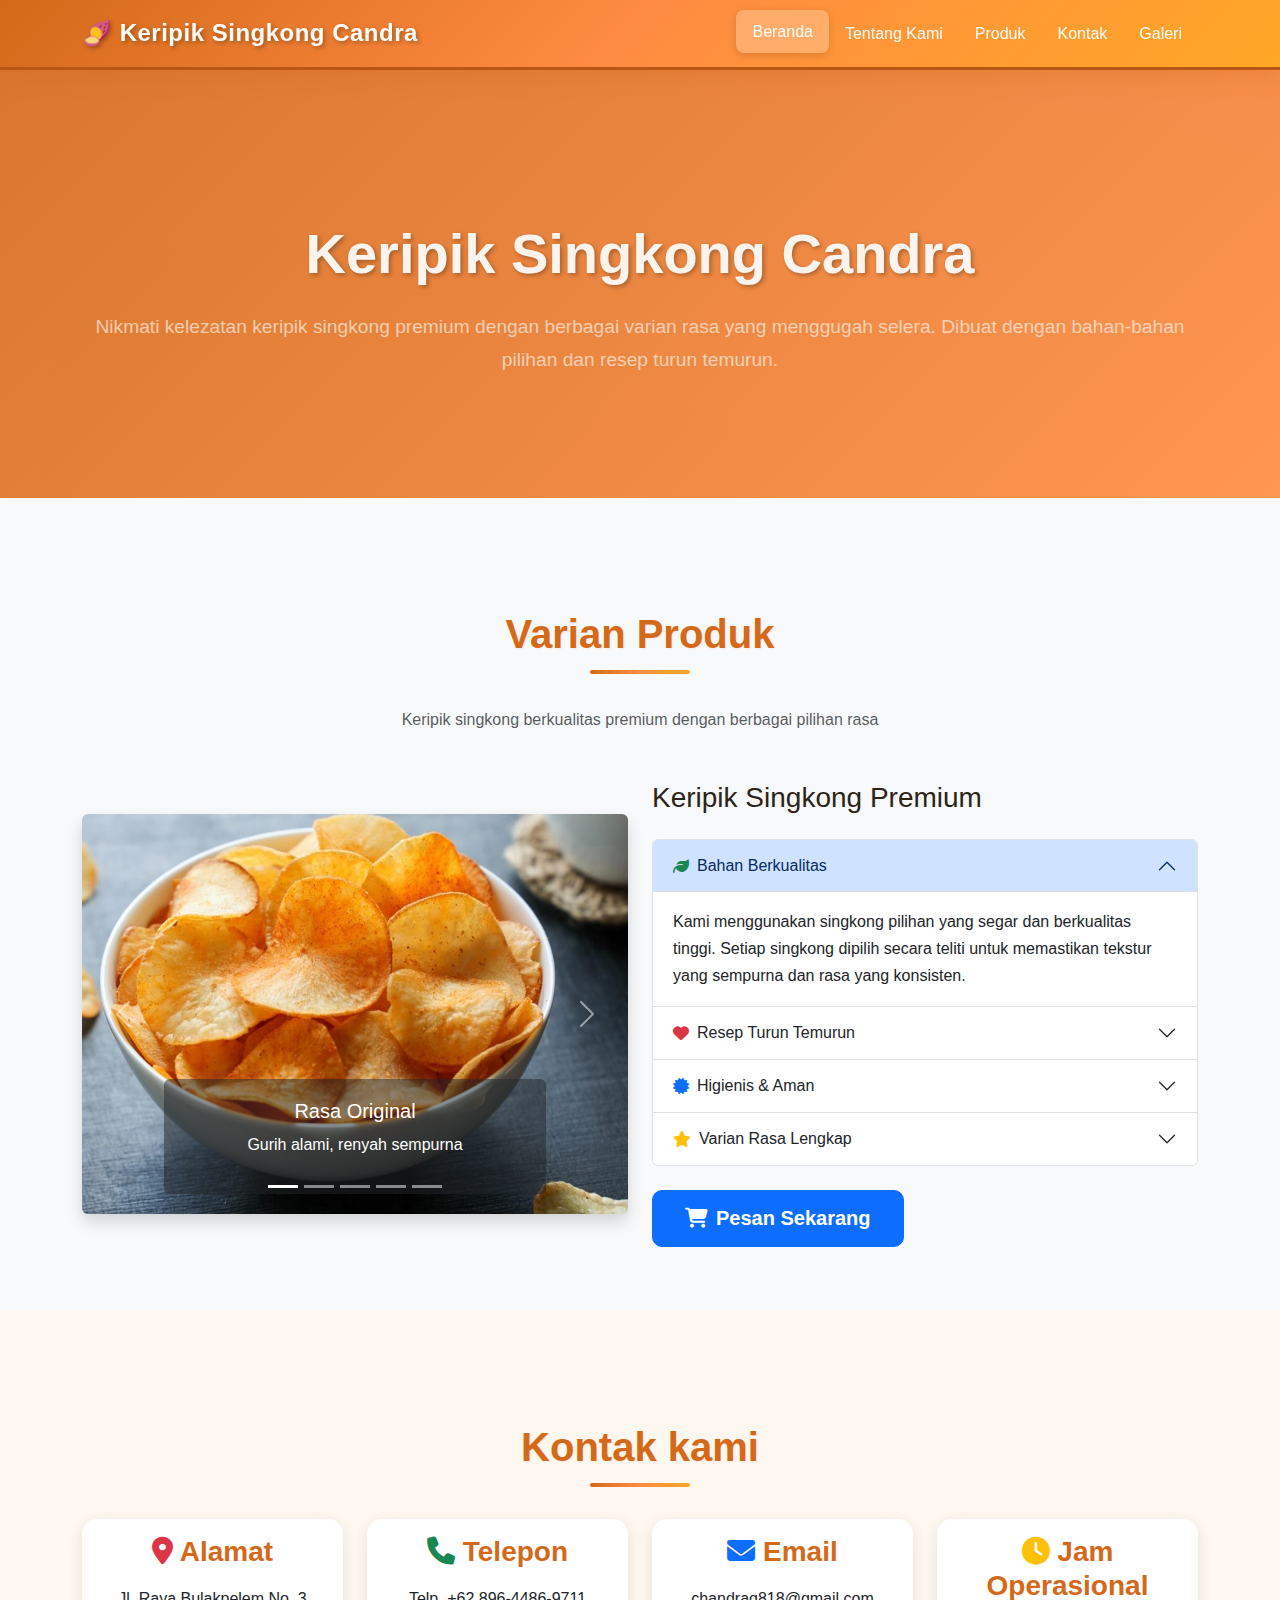
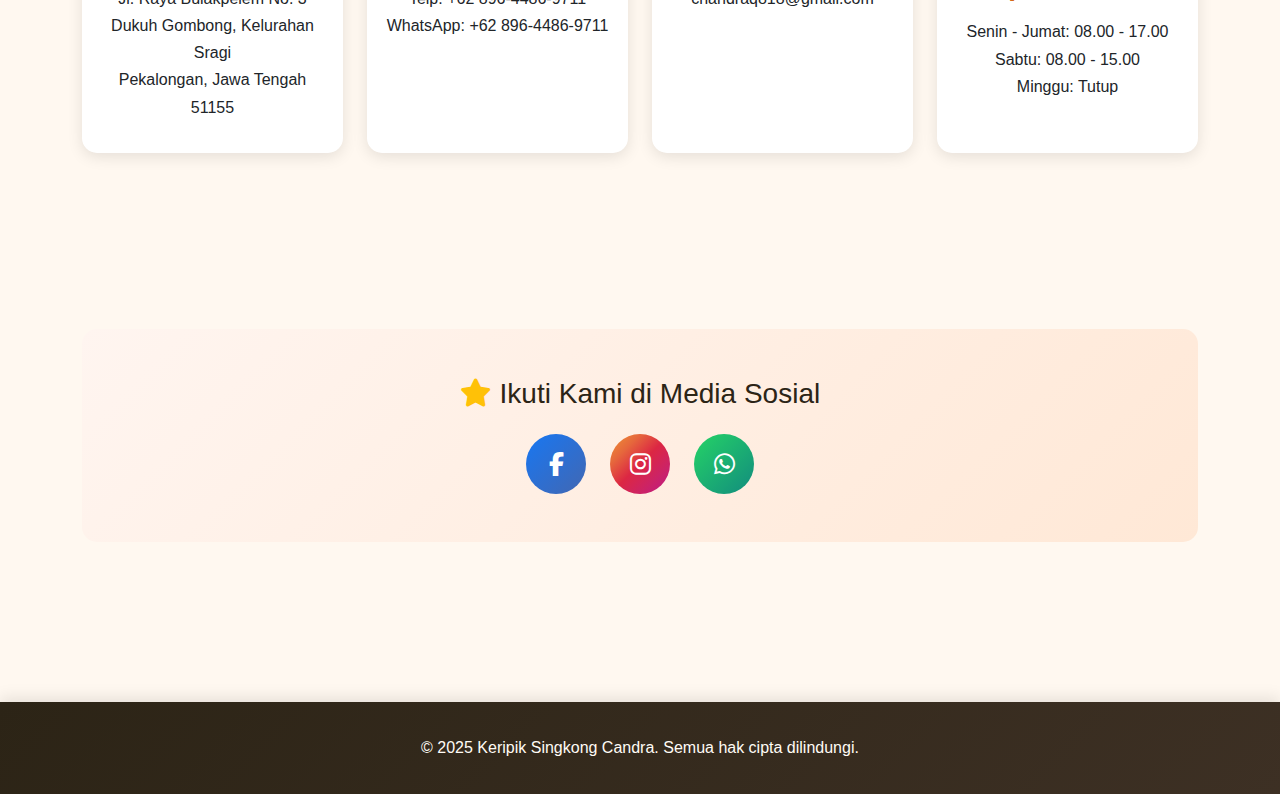
<file: index.html>
<!DOCTYPE html>
<html lang="id">
<head>
    <meta charset="UTF-8">
    <meta name="viewport" content="width=device-width, initial-scale=1.0">
    <title>Keripik Singkong Candra - Beranda</title>
    <link href="https://cdn.jsdelivr.net/npm/bootstrap@5.3.2/dist/css/bootstrap.min.css" rel="stylesheet">
    <link rel="stylesheet" href="https://cdnjs.cloudflare.com/ajax/libs/font-awesome/6.4.0/css/all.min.css">
    <link rel="stylesheet" href="style.css">
</head>
<body>
    <!-- KOMPONEN BOOTSTRAP #1: NAVBAR -->
    <nav class="navbar navbar-expand-lg navbar-custom sticky-top">
        <div class="container">
            <a class="navbar-brand" href="index.html">
                🍠 Keripik Singkong Candra
            </a>
            <button class="navbar-toggler" type="button" data-bs-toggle="collapse" data-bs-target="#navbarNav">
                <span class="navbar-toggler-icon"></span>
            </button>
            <div class="collapse navbar-collapse" id="navbarNav">
                <ul class="navbar-nav ms-auto">
                    <li class="nav-item">
                        <a class="nav-link active" href="index.html">Beranda</a>
                    </li>
                    <li class="nav-item">
                        <a class="nav-link" href="tentang.html">Tentang Kami</a>
                    </li>
                    <li class="nav-item">
                        <a class="nav-link" href="produk.html">Produk</a>
                    </li>
                    <li class="nav-item">
                        <a class="nav-link" href="kontak.html">Kontak</a>
                    </li>
                    <li class="nav-item">
                        <a class="nav-link" href="galeri.html">Galeri</a>
                    </li>
                </ul>
            </div>
        </div>
    </nav>

    <!-- Hero Section -->
    <section class="hero">
        <div class="container">
            <h1 class="animate-title">Keripik Singkong Candra</h1>
            <p class="lead animate-text">Nikmati kelezatan keripik singkong premium dengan berbagai varian rasa yang menggugah selera. Dibuat dengan bahan-bahan pilihan dan resep turun temurun.</p>
        </div>
    </section>

    <!-- Introduction-->
    <section class="section-spacing bg-light" id="produk-unggulan">
        <div class="container">
            <h2 class="text-center section-title">Varian Produk</h2>
            <p class="text-center text-muted mb-5">Keripik singkong berkualitas premium dengan berbagai pilihan rasa</p>
            
            <div class="row align-items-center">
                <div class="col-lg-6 mb-4 mb-lg-0">
                    <div id="productCarousel" class="carousel slide" data-bs-ride="carousel">
                        <div class="carousel-indicators">
                            <button type="button" data-bs-target="#productCarousel" data-bs-slide-to="0" class="active"></button>
                            <button type="button" data-bs-target="#productCarousel" data-bs-slide-to="1"></button>
                            <button type="button" data-bs-target="#productCarousel" data-bs-slide-to="2"></button>
                            <button type="button" data-bs-target="#productCarousel" data-bs-slide-to="3"></button>
                            <button type="button" data-bs-target="#productCarousel" data-bs-slide-to="4"></button>
                        </div>
                        <div class="carousel-inner rounded shadow">
                            <div class="carousel-item active">
                                <img src="Assets/Original.jpg" class="d-block w-100" alt="Keripik Singkong Original" style="height: 400px; object-fit: cover;">
                                <div class="carousel-caption d-none d-md-block bg-dark bg-opacity-50 rounded">
                                    <h5>Rasa Original</h5>
                                    <p>Gurih alami, renyah sempurna</p>
                                </div>
                            </div>
                            <div class="carousel-item">
                                <img src="Assets/Keju.jpg" class="d-block w-100" alt="Keripik Singkong Keju" style="height: 400px; object-fit: cover;">
                                <div class="carousel-caption d-none d-md-block bg-dark bg-opacity-50 rounded">
                                    <h5>Rasa Keju</h5>
                                    <p>Creamy dan gurih keju premium</p>
                                </div>
                            </div>
                            <div class="carousel-item">
                                <img src="Assets/Balado.jpg" class="d-block w-100" alt="Keripik Singkong Balado" style="height: 400px; object-fit: cover;">
                                <div class="carousel-caption d-none d-md-block bg-dark bg-opacity-50 rounded">
                                    <h5>Rasa Balado</h5>
                                    <p>Perpaduan gurih, renyah dan pedas balado</p>
                                </div>
                            </div>
                            <div class="carousel-item">
                                <img src="Assets/Bawang.jpg" class="d-block w-100" alt="Keripik Singkong Bawang" style="height: 400px; object-fit: cover;">
                                <div class="carousel-caption d-none d-md-block bg-dark bg-opacity-50 rounded">
                                    <h5>Rasa Bawang</h5>
                                    <p>Rasa gurih Bawang khas nusantara</p>
                                </div>
                            </div>
                            <div class="carousel-item">
                                <img src="Assets/Jagung.jpg" class="d-block w-100" alt="Keripik Singkong Jagung" style="height: 400px; object-fit: cover;">
                                <div class="carousel-caption d-none d-md-block bg-dark bg-opacity-50 rounded">
                                    <h5>Rasa Jagung</h5>
                                    <p>Manis jagung yang lezat</p>
                                </div>
                            </div>
                        </div>
                        <button class="carousel-control-prev" type="button" data-bs-target="#productCarousel" data-bs-slide="prev">
                            <span class="carousel-control-prev-icon"></span>
                        </button>
                        <button class="carousel-control-next" type="button" data-bs-target="#productCarousel" data-bs-slide="next">
                            <span class="carousel-control-next-icon"></span>
                        </button>
                    </div>
                </div>
                
                <div class="col-lg-6">
                    <h3 class="mb-4">Keripik Singkong Premium</h3>
                    <div class="accordion" id="productAccordion">
                        <div class="accordion-item">
                            <h2 class="accordion-header">
                                <button class="accordion-button" type="button" data-bs-toggle="collapse" data-bs-target="#collapseOne">
                                    <i class="fas fa-leaf text-success me-2"></i> Bahan Berkualitas
                                </button>
                            </h2>
                            <div id="collapseOne" class="accordion-collapse collapse show" data-bs-parent="#productAccordion">
                                <div class="accordion-body">
                                    Kami menggunakan singkong pilihan yang segar dan berkualitas tinggi. Setiap singkong dipilih secara teliti untuk memastikan tekstur yang sempurna dan rasa yang konsisten.
                                </div>
                            </div>
                        </div>
                        <div class="accordion-item">
                            <h2 class="accordion-header">
                                <button class="accordion-button collapsed" type="button" data-bs-toggle="collapse" data-bs-target="#collapseTwo">
                                    <i class="fas fa-heart text-danger me-2"></i> Resep Turun Temurun
                                </button>
                            </h2>
                            <div id="collapseTwo" class="accordion-collapse collapse" data-bs-parent="#productAccordion">
                                <div class="accordion-body">
                                    Dibuat dengan resep keluarga yang telah diwariskan secara turun temurun, memberikan cita rasa khas yang tidak akan Anda temukan di tempat lain.
                                </div>
                            </div>
                        </div>
                        <div class="accordion-item">
                            <h2 class="accordion-header">
                                <button class="accordion-button collapsed" type="button" data-bs-toggle="collapse" data-bs-target="#collapseThree">
                                    <i class="fas fa-certificate text-primary me-2"></i> Higienis & Aman
                                </button>
                            </h2>
                            <div id="collapseThree" class="accordion-collapse collapse" data-bs-parent="#productAccordion">
                                <div class="accordion-body">
                                    Diproduksi dengan standar kebersihan yang ketat dan menggunakan kemasan yang aman untuk menjaga kualitas dan kesegaran produk hingga ke tangan Anda.
                                </div>
                            </div>
                        </div>
                        <div class="accordion-item">
                            <h2 class="accordion-header">
                                <button class="accordion-button collapsed" type="button" data-bs-toggle="collapse" data-bs-target="#collapseFour">
                                    <i class="fas fa-star text-warning me-2"></i> Varian Rasa Lengkap
                                </button>
                            </h2>
                            <div id="collapseFour" class="accordion-collapse collapse" data-bs-parent="#productAccordion">
                                <div class="accordion-body">
                                    Tersedia dalam berbagai varian rasa: Original, Pedas, Balado, Keju, Bawang, yang dijamin membuat anda ketagihan. Setiap varian memiliki karakteristik unik yang pasti memuaskan selera Anda.
                                </div>
                            </div>
                        </div>
                    </div>
                    
                    <div class="mt-4">
                        <a href="produk.html" class="btn btn-primary btn-lg">
                            <i class="fas fa-shopping-cart me-2"></i>Pesan Sekarang
                        </a>
                    </div>
                </div>
            </div>
        </div>
    </section>

    <!-- KOMPONEN BOOTSTRAP #2: CARDS - Contact Section -->
    <section class="section-spacing" id="kontak">
        <div class="container">
            <h2 class="text-center section-title">Kontak kami</h2>
            
            <div class="row g-4">
                <div class="col-md-6 col-lg-3">
                    <div class="card contact-card hover-card">
                        <div class="card-body text-center">
                            <h3><i class="fas fa-map-marker-alt text-danger"></i> Alamat</h3>
                            <p>Jl. Raya Bulakpelem No. 3<br>
                            Dukuh Gombong, Kelurahan Sragi<br>
                            Pekalongan, Jawa Tengah 51155</p>
                        </div>
                    </div>
                </div>
                
                <div class="col-md-6 col-lg-3">
                    <div class="card contact-card hover-card">
                        <div class="card-body text-center">
                            <h3><i class="fas fa-phone text-success"></i> Telepon</h3>
                            <p>Telp. +62 896-4486-9711<br>
                            WhatsApp: +62 896-4486-9711</p>
                        </div>
                    </div>
                </div>
                
                <div class="col-md-6 col-lg-3">
                    <div class="card contact-card hover-card">
                        <div class="card-body text-center">
                            <h3><i class="fas fa-envelope text-primary"></i> Email</h3>
                            <p>chandraq818@gmail.com</p>
                        </div>
                    </div>
                </div>
                
                <div class="col-md-6 col-lg-3">
                    <div class="card contact-card hover-card">
                        <div class="card-body text-center">
                            <h3><i class="fas fa-clock text-warning"></i> Jam Operasional</h3>
                            <p>Senin - Jumat: 08.00 - 17.00<br>
                            Sabtu: 08.00 - 15.00<br>
                            Minggu: Tutup</p>
                        </div>
                    </div>
                </div>
            </div>
        </div>
    </section>

    <!-- Social Media Section -->
    <section class="section-spacing">
        <div class="container">
            <div class="social-section">
                <h3 class="text-center mb-4">
                    <i class="fas fa-star text-warning"></i> Ikuti Kami di Media Sosial
                </h3>
                <div class="social-links">
                    <a href="https://www.facebook.com/profile.php?id=100092267325609" target="_blank" class="facebook social-icon" title="Facebook">
                        <i class="fab fa-facebook-f"></i>
                    </a>
                    <a href="https://www.instagram.com/keripik_candra?igsh=MTVsejFvNnMwajB5cw==" target="_blank" class="instagram social-icon" title="Instagram">
                        <i class="fab fa-instagram"></i>
                    </a>
                    <a href="https://wa.me/6289644869711" target="_blank" class="whatsapp social-icon" title="WhatsApp">
                        <i class="fab fa-whatsapp"></i>
                    </a>
                </div>
            </div>
        </div>
    </section>

    <!-- Footer -->
    <footer class="text-center">
        <div class="container">
            <p class="mb-0">&copy; 2025 Keripik Singkong Candra. Semua hak cipta dilindungi.</p>
        </div>
    </footer>

    <!-- Bootstrap JS & jQuery -->
    <script src="https://code.jquery.com/jquery-3.7.1.min.js"></script>
    <script src="https://cdn.jsdelivr.net/npm/bootstrap@5.3.2/dist/js/bootstrap.bundle.min.js"></script>
    <script src="script.js"></script>
</body>
</html>
</file>
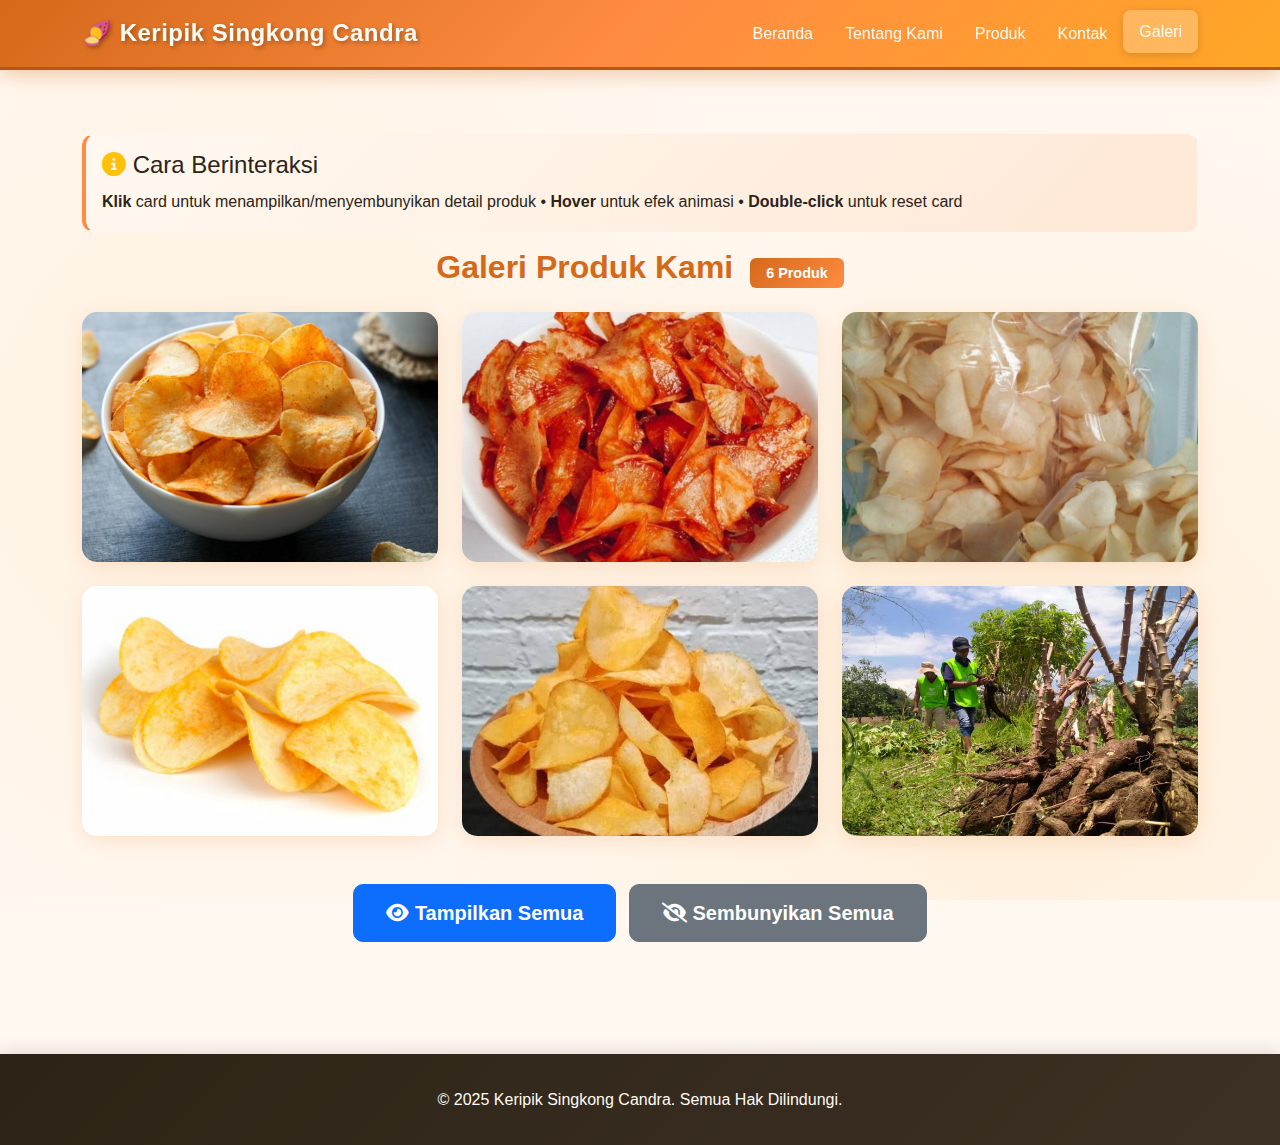
<file: galeri.html>
<!DOCTYPE html>
<html lang="id">
<head>
  <meta charset="UTF-8">
  <meta name="viewport" content="width=device-width, initial-scale=1.0">
  <link rel="stylesheet" href="https://cdnjs.cloudflare.com/ajax/libs/font-awesome/6.4.0/css/all.min.css">
  <link href="https://cdn.jsdelivr.net/npm/bootstrap@5.3.2/dist/css/bootstrap.min.css" rel="stylesheet">
  <link rel="stylesheet" href="style.css">
  <title>Galeri - Keripik Singkong Candra</title>
</head>
<body>
    <!-- Navbar -->
    <nav class="navbar navbar-expand-lg navbar-custom sticky-top">
        <div class="container">
            <a class="navbar-brand" href="index.html">
                🍠 Keripik Singkong Candra
            </a>
            <button class="navbar-toggler" type="button" data-bs-toggle="collapse" data-bs-target="#navbarNav">
                <span class="navbar-toggler-icon"></span>
            </button>
            <div class="collapse navbar-collapse" id="navbarNav">
                <ul class="navbar-nav ms-auto">
                    <li class="nav-item"><a class="nav-link" href="index.html">Beranda</a></li>
                    <li class="nav-item"><a class="nav-link" href="tentang.html">Tentang Kami</a></li>
                    <li class="nav-item"><a class="nav-link" href="produk.html">Produk</a></li>
                    <li class="nav-item"><a class="nav-link" href="kontak.html">Kontak</a></li>
                    <li class="nav-item"><a class="nav-link active" href="galeri.html">Galeri</a></li>
                </ul>
            </div>
        </div>
    </nav>

    <main class="section-spacing">
        <div class="container">
            <!-- Alert Informasi -->
            <div class="alert info-alert" role="alert">
                <h4 class="alert-heading">
                    <i class="fas fa-info-circle text-warning"></i> Cara Berinteraksi
                </h4>
                <p class="mb-0">
                    <strong>Klik</strong> card untuk menampilkan/menyembunyikan detail produk • 
                    <strong>Hover</strong> untuk efek animasi • 
                    <strong>Double-click</strong> untuk reset card
                </p>
            </div>

            <h2 class="text-center mb-4" style="color: var(--primary-color); font-weight: 700;">
                Galeri Produk Kami
                <span class="badge badge-custom ms-2">6 Produk</span>
            </h2>

            <!-- Gallery Grid -->
            <div class="row g-4" id="galleryGrid">
                <div class="col-md-6 col-lg-4">
                    <div class="card gallery-card" data-product="Original">
                        <img src="Assets/Original.jpg" alt="Keripik Singkong Original" class="card-img-top">
                        <div class="card-body card-content-hidden">
                            <h5 class="card-title">Keripik Singkong Original</h5>
                            <p class="card-text">Rasa gurih alami dengan kerenyahan maksimal. Cocok untuk semua suasana.</p>
                            <span class="badge bg-success">Tersedia</span>
                        </div>
                    </div>
                </div>

                <div class="col-md-6 col-lg-4">
                    <div class="card gallery-card" data-product="Balado">
                        <img src="Assets/Balado.jpg" alt="Keripik Singkong Balado" class="card-img-top">
                        <div class="card-body card-content-hidden">
                            <h5 class="card-title">Keripik Singkong Balado</h5>
                            <p class="card-text">Sensasi pedas menggoda yang bikin ketagihan, cocok untuk para pecinta cabai!</p>
                            <span class="badge bg-danger">Hot!</span>
                        </div>
                    </div>
                </div>

                <div class="col-md-6 col-lg-4">
                    <div class="card gallery-card" data-product="Bawang">
                        <img src="Assets/Bawang.jpg" alt="Keripik Singkong Bawang" class="card-img-top">
                        <div class="card-body card-content-hidden">
                            <h5 class="card-title">Keripik Singkong Bawang</h5>
                            <p class="card-text">Aroma bawang yang harum dan rasa yang gurih membuat keripik ini sulit dilupakan.</p>
                            <span class="badge bg-warning text-dark">Best Seller</span>
                        </div>
                    </div>
                </div>

                <div class="col-md-6 col-lg-4">
                    <div class="card gallery-card" data-product="Keju">
                        <img src="Assets/Keju.jpg" alt="Keripik Singkong Keju" class="card-img-top">
                        <div class="card-body card-content-hidden">
                            <h5 class="card-title">Keripik Singkong Keju</h5>
                            <p class="card-text">Inovasi terbaru dengan taburan keju premium yang creamy dan lezat.</p>
                            <span class="badge bg-info">Premium</span>
                        </div>
                    </div>
                </div>

                <div class="col-md-6 col-lg-4">
                    <div class="card gallery-card" data-product="Jagung">
                        <img src="Assets/Jagung.jpg" alt="Keripik Singkong Jagung" class="card-img-top">
                        <div class="card-body card-content-hidden">
                            <h5 class="card-title">Keripik Singkong Jagung</h5>
                            <p class="card-text">Rasa Jagung yang gurih dan membekas di lidah.</p>
                            <span class="badge bg-primary">New!</span>
                        </div>
                    </div>
                </div>

                <div class="col-md-6 col-lg-4">
                    <div class="card gallery-card" data-product="Proses">
                        <img src="Assets/Proses_Panen.jpg" alt="Proses Panen Singkong" class="card-img-top">
                        <div class="card-body card-content-hidden">
                            <h5 class="card-title">Proses Panen Singkong</h5>
                            <p class="card-text">Proses pemanenan singkong dengan melibatkan petani lokal.</p>
                            <span class="badge bg-secondary">Behind the Scenes</span>
                        </div>
                    </div>
                </div>
            </div>

            <!-- Control Buttons -->
            <div class="text-center mt-5">
                <button class="btn btn-primary btn-lg me-2" id="showAllBtn">
                    <i class="fas fa-eye"></i> Tampilkan Semua
                </button>
                <button class="btn btn-secondary btn-lg" id="hideAllBtn">
                    <i class="fas fa-eye-slash"></i> Sembunyikan Semua
                </button>
            </div>

            <!-- Statistics -->
            <div class="alert alert-info mt-4 text-center" id="statsAlert" style="display: none;">
                <strong>Statistik:</strong> <span id="visibleCount">0</span> card ditampilkan | 
                <span id="totalClicks">0</span> total klik
            </div>
        </div>
    </main>

    <footer class="text-center">
        <div class="container">
            <p class="mb-0">&copy; 2025 Keripik Singkong Candra. Semua Hak Dilindungi.</p>
        </div>
    </footer>

  <!-- jQuery & Bootstrap JS -->
  <script src="https://code.jquery.com/jquery-3.7.1.min.js"></script>
  <script src="https://cdn.jsdelivr.net/npm/bootstrap@5.3.2/dist/js/bootstrap.bundle.min.js"></script>
  <script src="script.js"></script>
  <script src="galeri.js"></script>
</body>
</html>
</file>
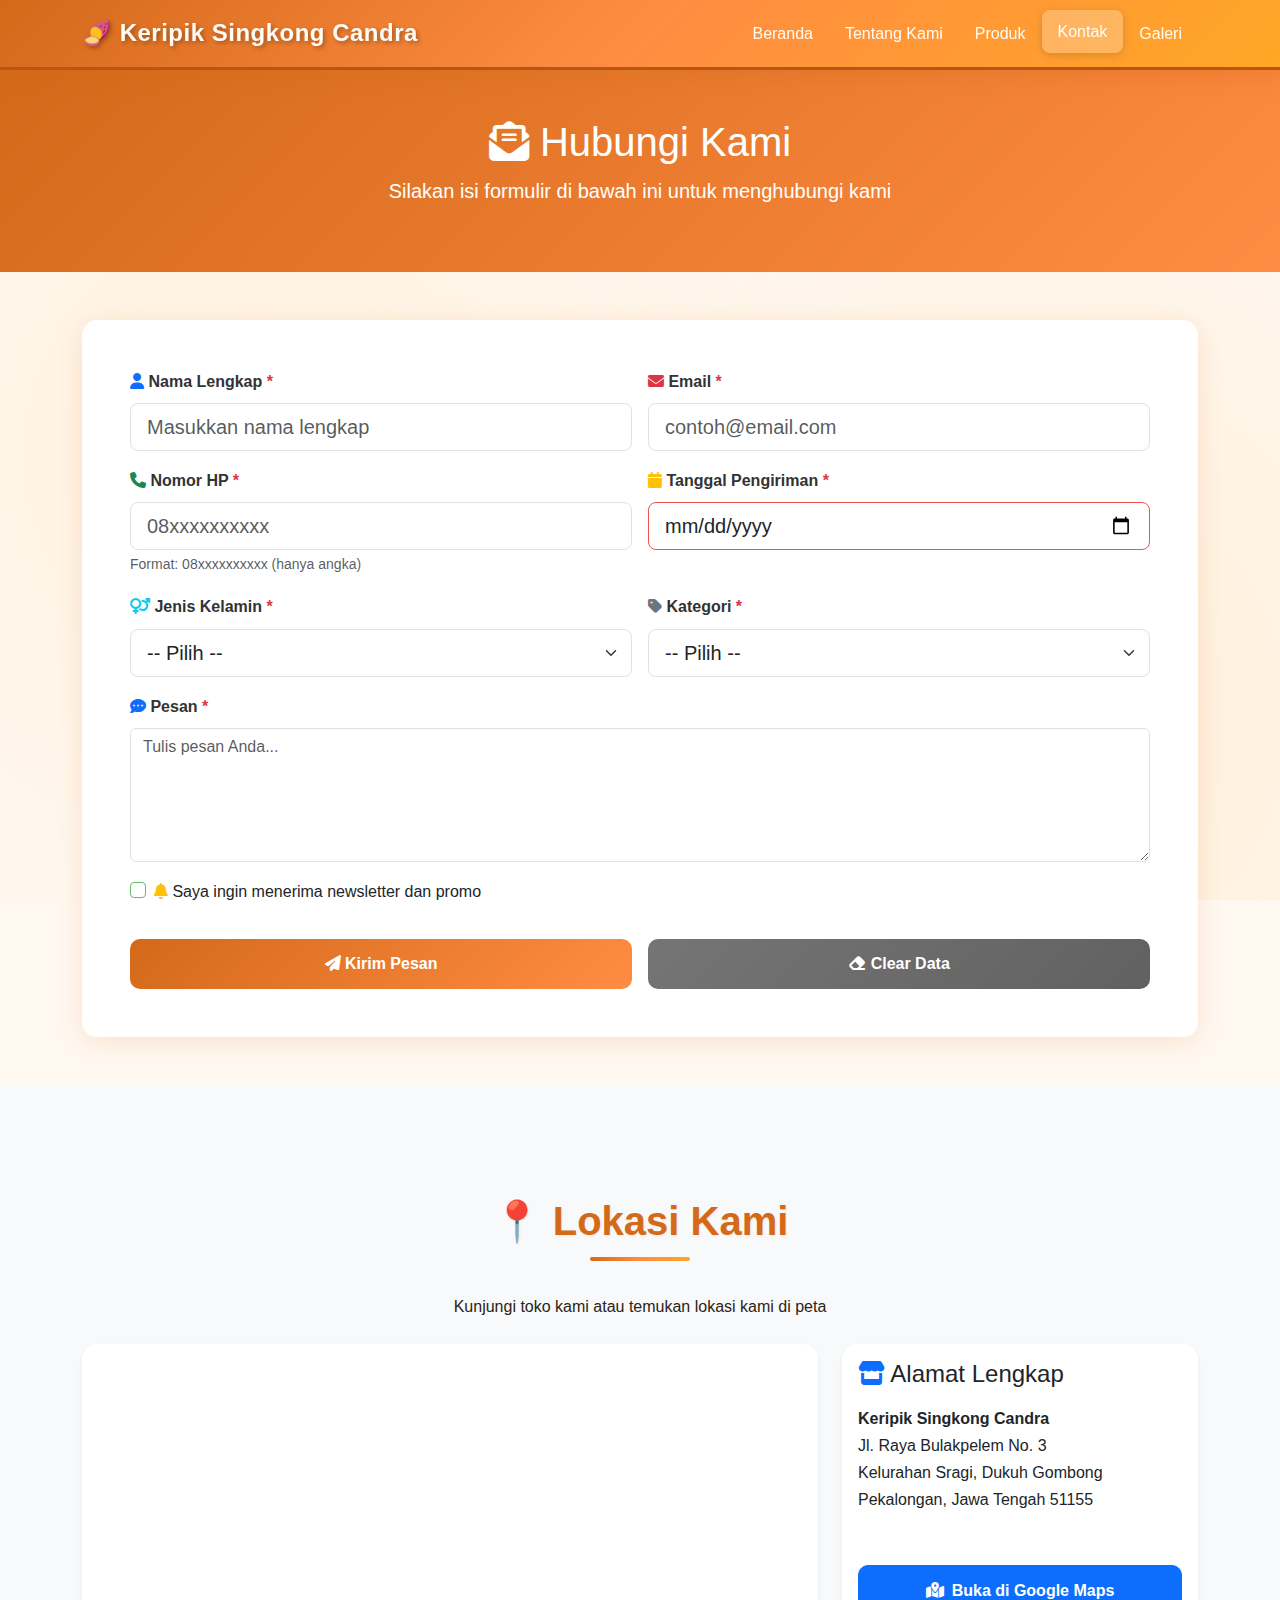
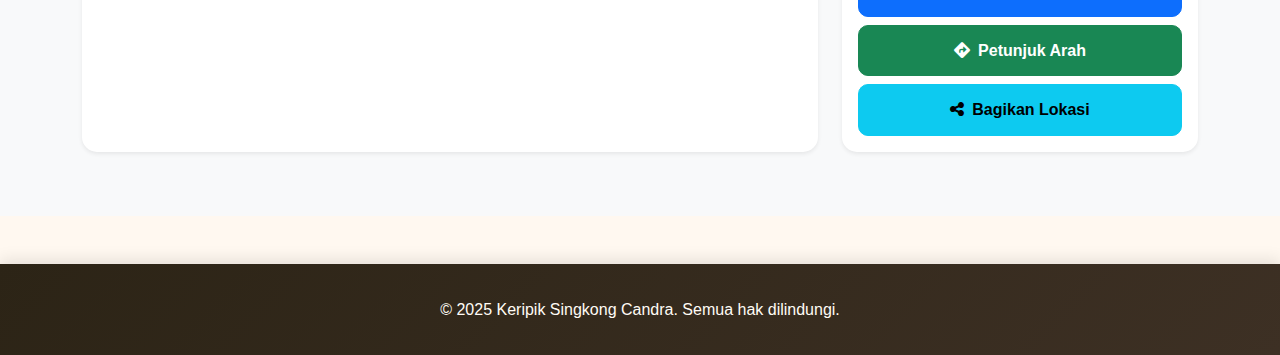
<file: kontak.html>
<!DOCTYPE html>
<html lang="id">
<head>
    <meta charset="UTF-8">
    <meta name="viewport" content="width=device-width, initial-scale=1.0">
    <link rel="stylesheet" href="https://cdnjs.cloudflare.com/ajax/libs/font-awesome/6.4.0/css/all.min.css">
    <link href="https://cdn.jsdelivr.net/npm/bootstrap@5.3.2/dist/css/bootstrap.min.css" rel="stylesheet">
    <link rel="stylesheet" href="style.css">
    <title>Kontak Kami - Keripik Singkong Candra</title>
</head>
<body>
    <nav class="navbar navbar-expand-lg navbar-custom sticky-top">
        <div class="container">
            <a class="navbar-brand" href="index.html">🍠 Keripik Singkong Candra</a>
            <button class="navbar-toggler" type="button" data-bs-toggle="collapse" data-bs-target="#navbarNav">
                <span class="navbar-toggler-icon"></span>
            </button>
            <div class="collapse navbar-collapse" id="navbarNav">
                <ul class="navbar-nav ms-auto">
                    <li class="nav-item"><a class="nav-link" href="index.html">Beranda</a></li>
                    <li class="nav-item"><a class="nav-link" href="tentang.html">Tentang Kami</a></li>
                    <li class="nav-item"><a class="nav-link" href="produk.html">Produk</a></li>
                    <li class="nav-item"><a class="nav-link active" href="kontak.html">Kontak</a></li>
                    <li class="nav-item"><a class="nav-link" href="galeri.html">Galeri</a></li>
                </ul>
            </div>
        </div>
    </nav>

    <div class="contact-header">
        <div class="container">
            <h1><i class="fas fa-envelope-open-text"></i> Hubungi Kami</h1>
            <p class="lead">Silakan isi formulir di bawah ini untuk menghubungi kami</p>
        </div>
    </div>

    <div class="container mb-5">
        <!-- Alert Feedback -->
        <div id="feedbackAlert" class="alert alert-dismissible fade" role="alert" style="display: none;">
            <span id="feedbackMessage"></span>
            <button type="button" class="btn-close" data-bs-dismiss="alert"></button>
        </div>

        <div class="card form-card">
            <div class="card-body p-4 p-md-5">
                <form id="contactForm" novalidate>
                    <div class="row g-3">
                        <div class="col-md-6">
                            <label for="nama" class="form-label">
                                <i class="fas fa-user text-primary"></i> Nama Lengkap <span class="text-danger">*</span>
                            </label>
                            <input type="text" class="form-control form-control-lg" id="nama" placeholder="Masukkan nama lengkap" required>
                            <div class="invalid-feedback">Nama wajib diisi</div>
                        </div>

                        <div class="col-md-6">
                            <label for="email" class="form-label">
                                <i class="fas fa-envelope text-danger"></i> Email <span class="text-danger">*</span>
                            </label>
                            <input type="email" class="form-control form-control-lg" id="email" placeholder="contoh@email.com" required>
                            <div class="invalid-feedback">Email tidak valid</div>
                        </div>

                        <div class="col-md-6">
                            <label for="nomorhp" class="form-label">
                                <i class="fas fa-phone text-success"></i> Nomor HP <span class="text-danger">*</span>
                            </label>
                            <input type="tel" class="form-control form-control-lg" id="nomorhp" placeholder="08xxxxxxxxxx" pattern="[0-9]+" required>
                            <small class="text-muted">Format: 08xxxxxxxxxx (hanya angka)</small>
                            <div class="invalid-feedback">Nomor HP tidak valid</div>
                        </div>

                        <div class="col-md-6">
                            <label for="tanggal" class="form-label">
                                <i class="fas fa-calendar text-warning"></i> Tanggal Pengiriman <span class="text-danger">*</span>
                            </label>
                            <input type="date" class="form-control form-control-lg" id="tanggal" required>
                            <div class="invalid-feedback">Tanggal wajib dipilih</div>
                        </div>

                        <div class="col-md-6">
                            <label for="jeniskelamin" class="form-label">
                                <i class="fas fa-venus-mars text-info"></i> Jenis Kelamin <span class="text-danger">*</span>
                            </label>
                            <select class="form-select form-select-lg" id="jeniskelamin" required>
                                <option value="">-- Pilih --</option>
                                <option value="lakilaki">Laki-Laki</option>
                                <option value="perempuan">Perempuan</option>
                            </select>
                            <div class="invalid-feedback">Pilih jenis kelamin</div>
                        </div>

                        <div class="col-md-6">
                            <label for="kategori" class="form-label">
                                <i class="fas fa-tag text-secondary"></i> Kategori <span class="text-danger">*</span>
                            </label>
                            <select class="form-select form-select-lg" id="kategori" required>
                                <option value="">-- Pilih --</option>
                                <option value="umum">Umum</option>
                                <option value="produk">Produk</option>
                                <option value="kerjasama">Kerja Sama</option>
                                <option value="feedback">Feedback</option>
                            </select>
                            <div class="invalid-feedback">Pilih kategori</div>
                        </div>

                        <div class="col-12">
                            <label for="pesan" class="form-label">
                                <i class="fas fa-comment-dots text-primary"></i> Pesan <span class="text-danger">*</span>
                            </label>
                            <textarea class="form-control" id="pesan" rows="5" placeholder="Tulis pesan Anda..." required></textarea>
                            <div class="invalid-feedback">Pesan wajib diisi</div>
                        </div>

                        <div class="col-12">
                            <div class="form-check">
                                <input class="form-check-input" type="checkbox" id="langganan">
                                <label class="form-check-label" for="langganan">
                                    <i class="fas fa-bell text-warning"></i> Saya ingin menerima newsletter dan promo
                                </label>
                            </div>
                        </div>
                    </div>

                    <div class="row g-3 mt-3">
                        <div class="col-md-6">
                            <button type="submit" class="btn btn-primary btn-submit w-100">
                                <i class="fas fa-paper-plane"></i> Kirim Pesan
                            </button>
                        </div>
                        <div class="col-md-6">
                            <button type="button" class="btn btn-secondary btn-clear w-100" id="clearBtn">
                                <i class="fas fa-eraser"></i> Clear Data
                            </button>
                        </div>
                    </div>
                </form>
            </div>
        </div>
    </div>

    <!-- SECTION LOKASI KAMI -->
<section class="section-spacing bg-light">
    <div class="container">
        <h2 class="text-center section-title">📍 Lokasi Kami</h2>
        <p class="text-center mb-4">Kunjungi toko kami atau temukan lokasi kami di peta</p>
        
        <div class="row g-4">
            <!-- Kolom Peta -->
            <div class="col-lg-8">
                <div class="card shadow-sm">
                    <div class="card-body p-0">
                        <!-- Google Maps Embed -->
                        <iframe 
                            src="https://www.google.com/maps/embed?pb=!1m18!1m12!1m3!1d3960.123456789!2d109.6753!3d-6.8850!2m3!1f0!2f0!3f0!3m2!1i1024!2i768!4f13.1!3m3!1m2!1s0x0%3A0x0!2zNsKwNTMnMDYuMCJTIDEwOcKwNDAnMzEuMSJF!5e0!3m2!1sid!2sid!4v1234567890"
                            width="100%" 
                            height="400" 
                            style="border:0; border-radius: 8px;" 
                            allowfullscreen="" 
                            loading="lazy" 
                            referrerpolicy="no-referrer-when-downgrade">
                        </iframe>
                    </div>
                </div>
            </div>
            
            <!-- Kolom Informasi dan Tombol -->
            <div class="col-lg-4">
                <div class="card shadow-sm h-100">
                    <div class="card-body d-flex flex-column">
                        <h4 class="mb-3"><i class="fas fa-store text-primary"></i> Alamat Lengkap</h4>
                        <p class="mb-3">
                            <strong>Keripik Singkong Candra</strong><br>
                            Jl. Raya Bulakpelem No. 3<br>
                            Kelurahan Sragi, Dukuh Gombong<br>
                            Pekalongan, Jawa Tengah 51155
                        </p>
                        
                        <div class="mt-auto">
                            <!-- Tombol Buka di Google Maps -->
                            <a href="https://www.google.com/maps/search/?api=1&query=Jl.+Raya+Bulakpelem+No.+3+Sragi+Pekalongan" 
                               target="_blank" 
                               class="btn btn-primary w-100 mb-2">
                                <i class="fas fa-map-marked-alt me-2"></i>Buka di Google Maps
                            </a>
                            
                            <!-- Tombol Dapatkan Petunjuk Arah -->
                            <a href="https://www.google.com/maps/dir/?api=1&destination=Jl.+Raya+Bulakpelem+No.+3+Sragi+Pekalongan" 
                               target="_blank" 
                               class="btn btn-success w-100 mb-2">
                                <i class="fas fa-directions me-2"></i>Petunjuk Arah
                            </a>
                            
                            <!-- Tombol Share Lokasi -->
                            <button onclick="shareLokasi()" class="btn btn-info w-100">
                                <i class="fas fa-share-alt me-2"></i>Bagikan Lokasi
                            </button>
                            </div>
                        </div>
                    </div>
                </div>
            </div>
        </div>
    </section>

    <!-- KOMPONEN BOOTSTRAP: MODAL -->
    <div class="modal fade modal-success" id="successModal" tabindex="-1">
        <div class="modal-dialog modal-dialog-centered">
            <div class="modal-content">
                <div class="modal-header">
                    <h5 class="modal-title">
                        <i class="fas fa-check-circle"></i> Pesan Berhasil Dikirim!
                    </h5>
                    <button type="button" class="btn-close btn-close-white" data-bs-dismiss="modal"></button>
                </div>
                <div class="modal-body text-center py-4">
                    <div class="success-icon mb-3">
                        <i class="fas fa-check-circle"></i>
                    </div>
                    <h4>Terima Kasih <strong id="modalNama"></strong>!</h4>
                    <p class="text-muted mb-0">Pesan Anda telah kami terima. Tim kami akan segera menghubungi Anda melalui email atau WhatsApp.</p>
                </div>
                <div class="modal-footer justify-content-center">
                    <button type="button" class="btn btn-success btn-lg" data-bs-dismiss="modal">
                        <i class="fas fa-times-circle"></i> Tutup
                    </button>
                </div>
            </div>
        </div>
    </div>

    <footer class="text-center">
        <div class="container">
            <p class="mb-0">&copy; 2025 Keripik Singkong Candra. Semua hak dilindungi.</p>
        </div>
    </footer>

    <script src="https://code.jquery.com/jquery-3.7.1.min.js"></script>
    <script src="https://cdn.jsdelivr.net/npm/bootstrap@5.3.2/dist/js/bootstrap.bundle.min.js"></script>
    <script src="script.js"></script>
    <script type="module" src="js/form.js"></script>
    <script type="module" src="js/newsletter.js"></script>
            
    </main>
</body>
</html>
</file>
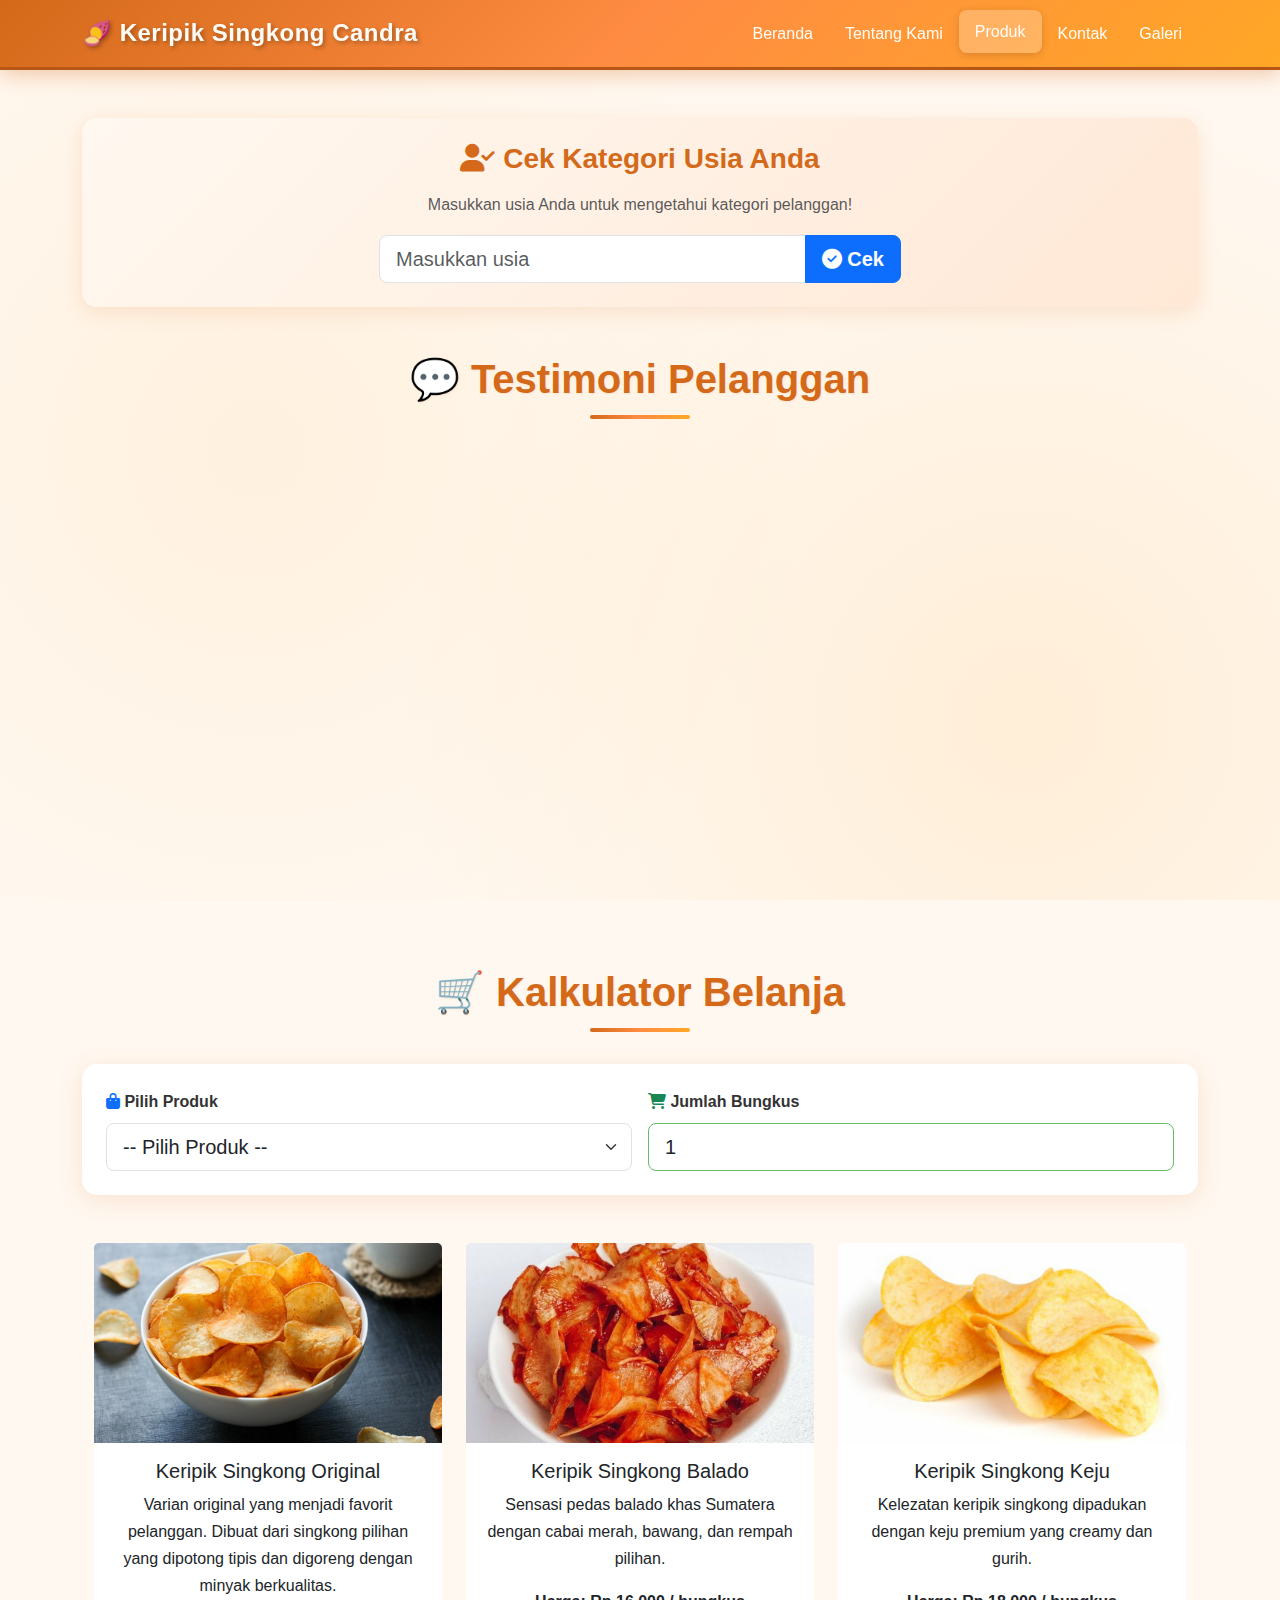
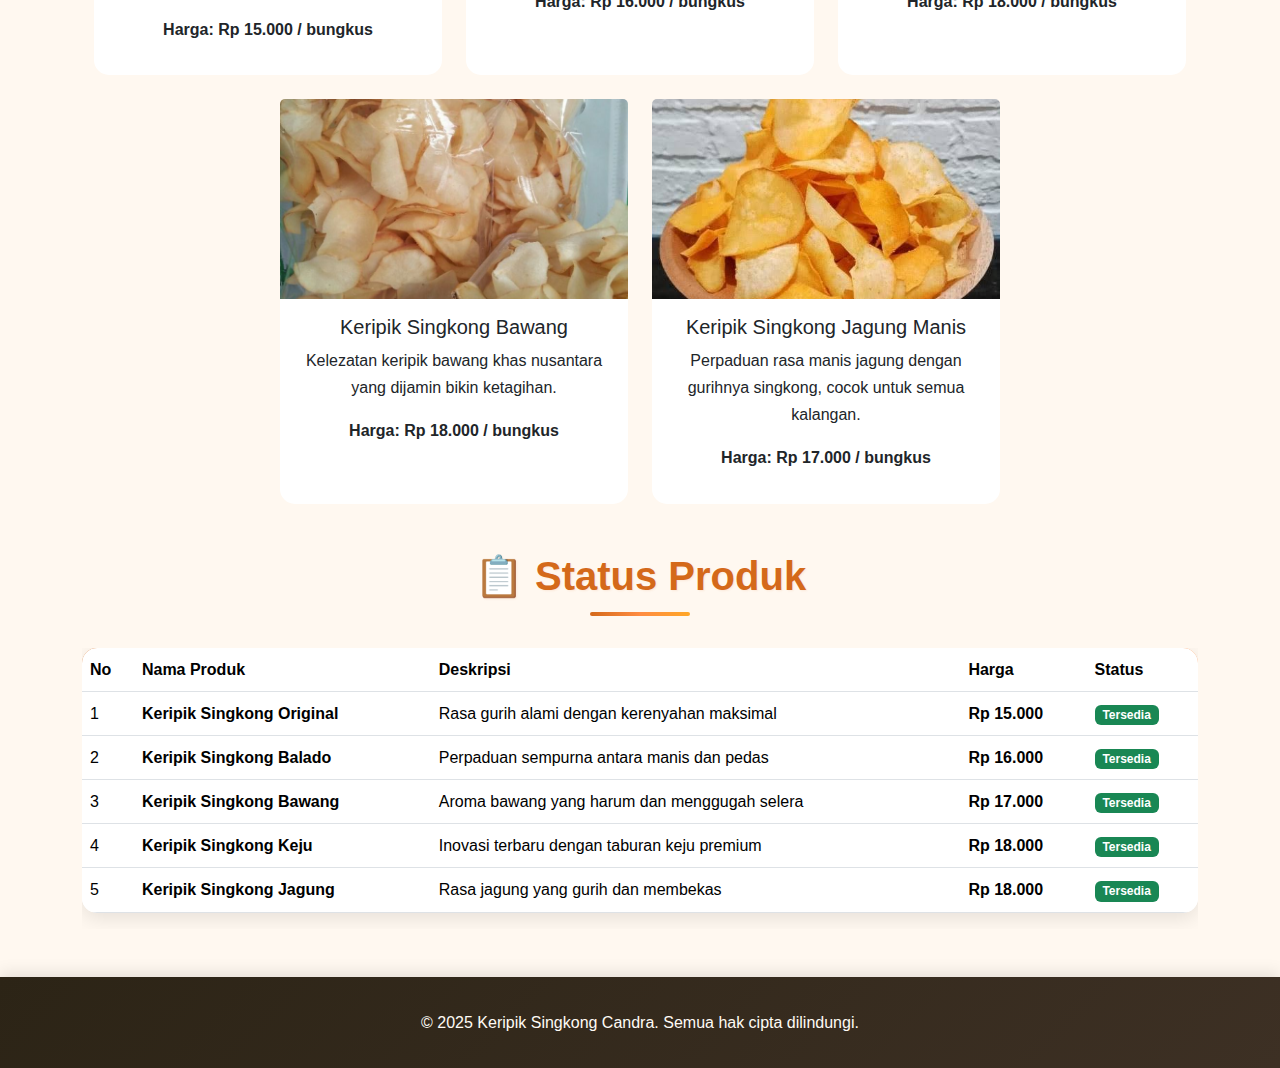
<file: produk.html>
<!DOCTYPE html>
<html lang="id">
<head>
    <meta charset="UTF-8">
    <meta name="viewport" content="width=device-width, initial-scale=1.0">
    <link rel="stylesheet" href="https://cdnjs.cloudflare.com/ajax/libs/font-awesome/6.4.0/css/all.min.css">
    <link href="https://cdn.jsdelivr.net/npm/bootstrap@5.3.2/dist/css/bootstrap.min.css" rel="stylesheet">
    <link rel="stylesheet" href="style.css">
    <title>Produk - Keripik Singkong Candra</title>
</head>
<body>
    <nav class="navbar navbar-expand-lg navbar-custom sticky-top">
        <div class="container">
            <a class="navbar-brand" href="index.html">🍠 Keripik Singkong Candra</a>
            <button class="navbar-toggler" type="button" data-bs-toggle="collapse" data-bs-target="#navbarNav">
                <span class="navbar-toggler-icon"></span>
            </button>
            <div class="collapse navbar-collapse" id="navbarNav">
                <ul class="navbar-nav ms-auto">
                    <li class="nav-item"><a class="nav-link" href="index.html">Beranda</a></li>
                    <li class="nav-item"><a class="nav-link" href="tentang.html">Tentang Kami</a></li>
                    <li class="nav-item"><a class="nav-link active" href="produk.html">Produk</a></li>
                    <li class="nav-item"><a class="nav-link" href="kontak.html">Kontak</a></li>
                    <li class="nav-item"><a class="nav-link" href="galeri.html">Galeri</a></li>
                </ul>
            </div>
        </div>
    </nav>

    <div class="container my-5">
        <!-- KOMPONEN BOOTSTRAP #5: FORM CONTROLS - Age Checker -->
        <div class="card age-card mb-5">
            <div class="card-body p-4">
                <h3 class="card-title text-center mb-3">
                    <i class="fas fa-user-check"></i> Cek Kategori Usia Anda
                </h3>
                <p class="text-center text-muted">Masukkan usia Anda untuk mengetahui kategori pelanggan!</p>
                
                <div class="row justify-content-center">
                    <div class="col-md-6">
                        <div class="input-group input-group-lg">
                            <input type="number" class="form-control" id="ageInput" placeholder="Masukkan usia" min="1" max="120">
                            <button class="btn btn-primary" id="checkAgeBtn">
                                <i class="fas fa-check-circle"></i> Cek
                            </button>
                        </div>
                        <div id="ageResult" class="age-result"></div>
                    </div>
                </div>
            </div>
        </div>

        <!-- Testimoni Section -->
        <h2 class="section-title text-center">💬 Testimoni Pelanggan</h2>
        <div class="row g-4 mb-5" id="testimonialContainer"></div>

        <!-- Calculator Section -->
        <h2 class="section-title text-center">🛒 Kalkulator Belanja</h2>
        <div class="card calculator-card mb-5">
            <div class="card-body p-4">
                <form id="calculatorForm">
                    <div class="row g-3">
                        <div class="col-md-6">
                            <label class="form-label fw-bold">
                                <i class="fas fa-shopping-bag text-primary"></i> Pilih Produk
                            </label>
                            <select class="form-select form-select-lg" id="productSelect" required>
                                <option value="">-- Pilih Produk --</option>
                                <option value="15000">Keripik Singkong Original - Rp 15.000</option>
                                <option value="16000">Keripik Singkong Balado - Rp 16.000</option>
                                <option value="17000">Keripik Singkong Bawang - Rp 17.000</option>
                                <option value="18000">Keripik Singkong Keju - Rp 18.000</option>
                                <option value="18000">Keripik Singkong Jagung - Rp 18.000</option>
                            </select>
                        </div>
                        
                        <div class="col-md-6">
                            <label class="form-label fw-bold">
                                <i class="fas fa-shopping-cart text-success"></i> Jumlah Bungkus
                            </label>
                            <input type="number" class="form-control form-control-lg" id="quantityInput" min="1" value="1" required>
                        </div>
                    </div>
                </form>
                
                <div id="priceResult" class="price-result"></div>
            </div>
        </div>
        
     <div class="container my-5">
    <div class="row justify-content-center g-4">

        <!-- Original -->
        <div class="col-md-4">
            <div class="card h-100 text-center">
                <img src="Assets/Original.jpg" class="card-img-top" alt="Keripik Singkong Original" style="height: 200px; object-fit: cover;">
                <div class="card-body d-flex flex-column">
                    <h5>Keripik Singkong Original</h5>
                    <p>Varian original yang menjadi favorit pelanggan. Dibuat dari singkong pilihan yang dipotong tipis dan digoreng dengan minyak berkualitas.</p>
                    <p><strong>Harga: Rp 15.000 / bungkus</strong></p>
                </div>
            </div>
        </div>

        <!-- Balado -->
        <div class="col-md-4">
            <div class="card h-100 text-center">
                <img src="Assets/Balado.jpg" class="card-img-top" alt="Keripik Singkong Balado" style="height: 200px; object-fit: cover;">
                <div class="card-body d-flex flex-column">
                    <h5>Keripik Singkong Balado</h5>
                    <p>Sensasi pedas balado khas Sumatera dengan cabai merah, bawang, dan rempah pilihan.</p>
                    <p><strong>Harga: Rp 16.000 / bungkus</strong></p>
                </div>
            </div>
        </div>

        <!-- Keju -->
        <div class="col-md-4">
            <div class="card h-100 text-center">
                <img src="Assets/Keju.jpg" class="card-img-top" alt="Keripik Singkong Keju" style="height: 200px; object-fit: cover;">
                <div class="card-body d-flex flex-column">
                    <h5>Keripik Singkong Keju</h5>
                    <p>Kelezatan keripik singkong dipadukan dengan keju premium yang creamy dan gurih.</p>
                    <p><strong>Harga: Rp 18.000 / bungkus</strong></p>
                </div>
            </div>
        </div>

         <div class="col-md-4">
            <div class="card h-100 text-center">
                <img src="Assets/Bawang.jpg" class="card-img-top" alt="Keripik Singkong Bawang" style="height: 200px; object-fit: cover;">
                <div class="card-body d-flex flex-column">
                    <h5>Keripik Singkong Bawang</h5>
                    <p>Kelezatan keripik bawang khas nusantara yang dijamin bikin ketagihan.</p>
                    <p><strong>Harga: Rp 18.000 / bungkus</strong></p>
                </div>
            </div>
        </div>

        <!-- Jagung Manis (New) -->
        <div class="col-md-4">
            <div class="card h-100 text-center">
                <img src="Assets/Jagung.jpg" class="card-img-top" alt="Keripik Singkong Jagung" style="height: 200px; object-fit: cover;">
                <div class="card-body d-flex flex-column">
                    <h5>Keripik Singkong Jagung Manis</h5>
                    <p>Perpaduan rasa manis jagung dengan gurihnya singkong, cocok untuk semua kalangan.</p>
                    <p><strong>Harga: Rp 17.000 / bungkus</strong></p>
                </div>
            </div>
        </div>
    </div>
</div>

        
        <!-- Product Table -->
        <h2 class="section-title text-center">📋 Status Produk</h2>
        <div class="table-responsive mb-5">
            <table class="table table-custom table-hover">
                <thead>
                    <tr>
                        <th>No</th>
                        <th>Nama Produk</th>
                        <th>Deskripsi</th>
                        <th>Harga</th>
                        <th>Status</th>
                    </tr>
                </thead>
                <tbody>
                    <tr>
                        <td>1</td>
                        <td><strong>Keripik Singkong Original</strong></td>
                        <td>Rasa gurih alami dengan kerenyahan maksimal</td>
                        <td><strong>Rp 15.000</strong></td>
                        <td><span class="badge bg-success">Tersedia</span></td>
                    </tr>
                    <tr>
                        <td>2</td>
                        <td><strong>Keripik Singkong Balado</strong></td>
                        <td>Perpaduan sempurna antara manis dan pedas</td>
                        <td><strong>Rp 16.000</strong></td>
                        <td><span class="badge bg-success">Tersedia</span></td>
                    </tr>
                    <tr>
                        <td>3</td>
                        <td><strong>Keripik Singkong Bawang</strong></td>
                        <td>Aroma bawang yang harum dan menggugah selera</td>
                        <td><strong>Rp 17.000</strong></td>
                        <td><span class="badge bg-success">Tersedia</span></td>
                    </tr>
                    <tr>
                        <td>4</td>
                        <td><strong>Keripik Singkong Keju</strong></td>
                        <td>Inovasi terbaru dengan taburan keju premium</td>
                        <td><strong>Rp 18.000</strong></td>
                        <td><span class="badge bg-success">Tersedia</span></td>
                    </tr>
                    <tr>
                        <td>5</td>
                        <td><strong>Keripik Singkong Jagung</strong></td>
                        <td>Rasa jagung yang gurih dan membekas</td>
                        <td><strong>Rp 18.000</strong></td>
                        <td><span class="badge bg-success">Tersedia</span></td>
                    </tr>
                </tbody>
            </table>
        </div>
    </div>

    <footer class="text-center">
        <div class="container">
            <p class="mb-0">&copy; 2025 Keripik Singkong Candra. Semua hak cipta dilindungi.</p>
        </div>
    </footer>

    <script src="https://code.jquery.com/jquery-3.7.1.min.js"></script>
    <script src="https://cdn.jsdelivr.net/npm/bootstrap@5.3.2/dist/js/bootstrap.bundle.min.js"></script>
    <script src="script.js"></script>
    
</body>
</html>
</file>
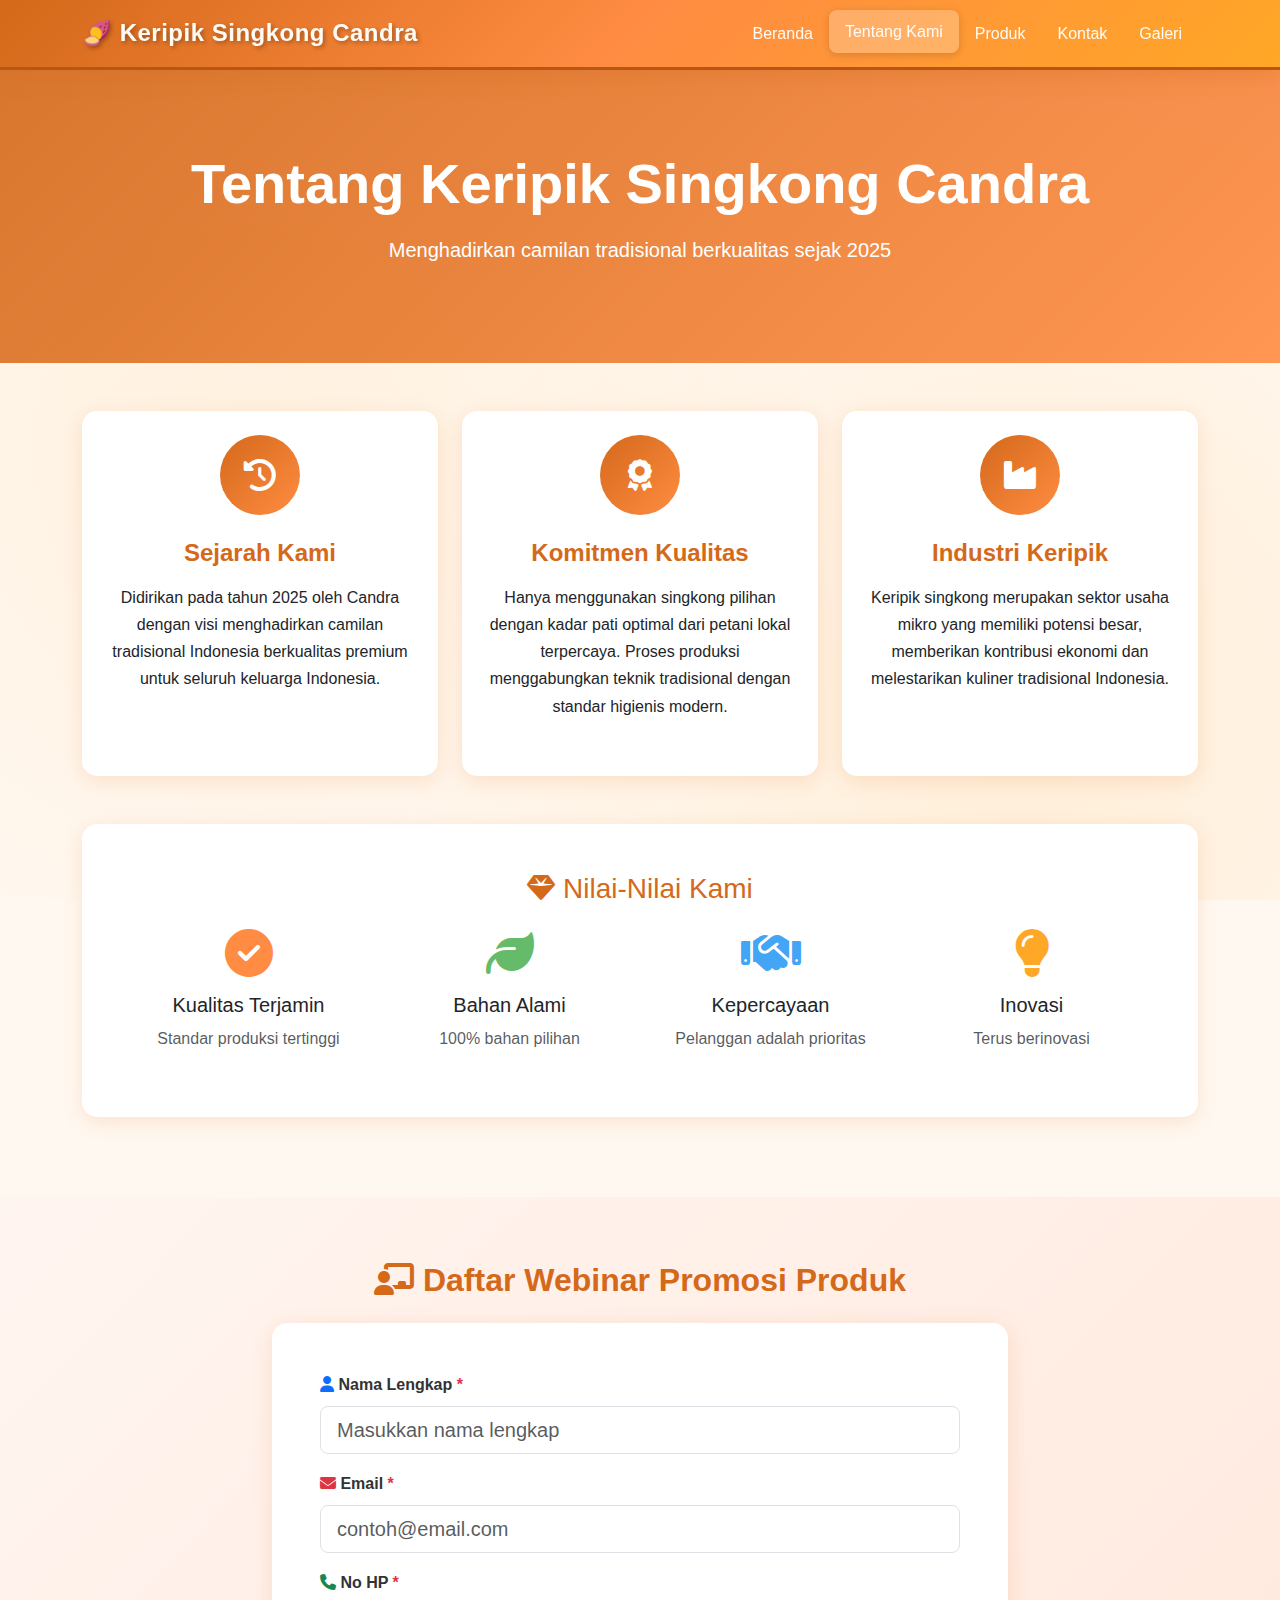
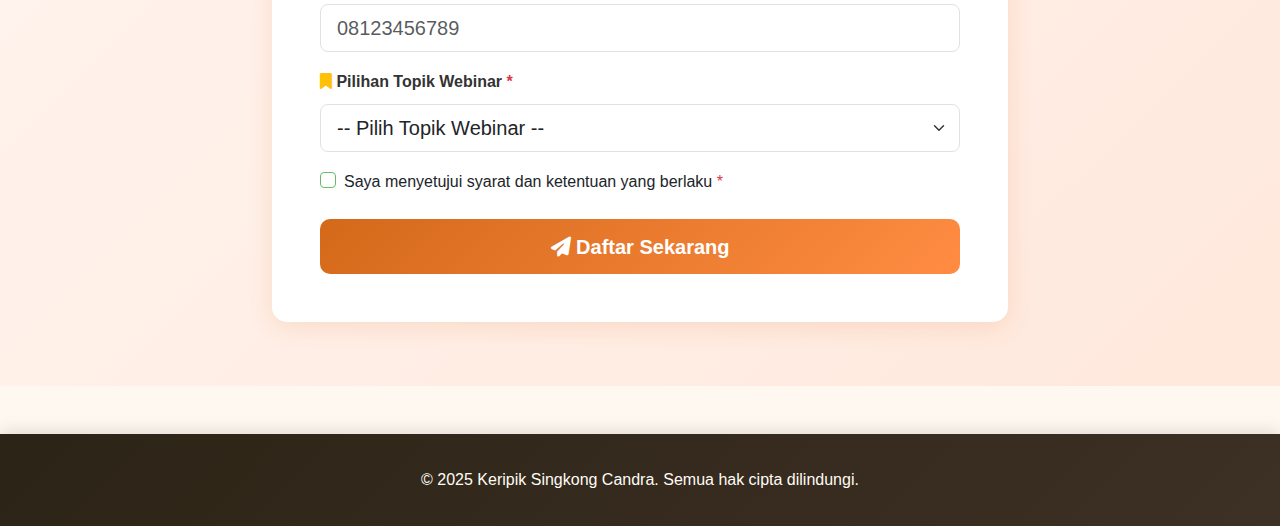
<file: tentang.html>
<!DOCTYPE html>
<html lang="id">
<head>
  <meta charset="UTF-8">
  <meta name="viewport" content="width=device-width, initial-scale=1.0">
  <link rel="stylesheet" href="https://cdnjs.cloudflare.com/ajax/libs/font-awesome/6.4.0/css/all.min.css">
  <link href="https://cdn.jsdelivr.net/npm/bootstrap@5.3.2/dist/css/bootstrap.min.css" rel="stylesheet">
  <link rel="stylesheet" href="style.css">
  <title>Tentang - Keripik Singkong Candra</title>
</head>
<body>
    <nav class="navbar navbar-expand-lg navbar-custom sticky-top">
        <div class="container">
            <a class="navbar-brand" href="index.html">🍠 Keripik Singkong Candra</a>
            <button class="navbar-toggler" type="button" data-bs-toggle="collapse" data-bs-target="#navbarNav">
                <span class="navbar-toggler-icon"></span>
            </button>
            <div class="collapse navbar-collapse" id="navbarNav">
                <ul class="navbar-nav ms-auto">
                    <li class="nav-item"><a class="nav-link" href="index.html">Beranda</a></li>
                    <li class="nav-item"><a class="nav-link active" href="tentang.html">Tentang Kami</a></li>
                    <li class="nav-item"><a class="nav-link" href="produk.html">Produk</a></li>
                    <li class="nav-item"><a class="nav-link" href="kontak.html">Kontak</a></li>
                    <li class="nav-item"><a class="nav-link" href="galeri.html">Galeri</a></li>
                </ul>
            </div>
        </div>
    </nav>

    <div class="about-hero">
        <div class="container text-center">
            <h1 class="display-4 fw-bold mb-3">Tentang Keripik Singkong Candra</h1>
            <p class="lead">Menghadirkan camilan tradisional berkualitas sejak 2025</p>
        </div>
    </div>

    <div class="container mb-5">
        <div class="row g-4">
            <div class="col-md-4">
                <div class="card about-card h-100">
                    <div class="card-body text-center p-4">
                        <div class="section-icon">
                            <i class="fas fa-history"></i>
                        </div>
                        <h4 class="card-title mb-3" style="color: var(--primary-color);">Sejarah Kami</h4>
                        <p class="card-text">Didirikan pada tahun 2025 oleh Candra dengan visi menghadirkan camilan tradisional Indonesia berkualitas premium untuk seluruh keluarga Indonesia.</p>
                    </div>
                </div>
            </div>

            <div class="col-md-4">
                <div class="card about-card h-100">
                    <div class="card-body text-center p-4">
                        <div class="section-icon">
                            <i class="fas fa-award"></i>
                        </div>
                        <h4 class="card-title mb-3" style="color: var(--primary-color);">Komitmen Kualitas</h4>
                        <p class="card-text">Hanya menggunakan singkong pilihan dengan kadar pati optimal dari petani lokal terpercaya. Proses produksi menggabungkan teknik tradisional dengan standar higienis modern.</p>
                    </div>
                </div>
            </div>

            <div class="col-md-4">
                <div class="card about-card h-100">
                    <div class="card-body text-center p-4">
                        <div class="section-icon">
                            <i class="fas fa-industry"></i>
                        </div>
                        <h4 class="card-title mb-3" style="color: var(--primary-color);">Industri Keripik</h4>
                        <p class="card-text">Keripik singkong merupakan sektor usaha mikro yang memiliki potensi besar, memberikan kontribusi ekonomi dan melestarikan kuliner tradisional Indonesia.</p>
                    </div>
                </div>
            </div>
        </div>

        <!-- Nilai-Nilai Perusahaan -->
        <div class="row mt-5">
            <div class="col-12">
                <div class="card about-card">
                    <div class="card-body p-5">
                        <h3 class="text-center mb-4" style="color: var(--primary-color);">
                            <i class="fas fa-gem"></i> Nilai-Nilai Kami
                        </h3>
                        <div class="row g-4">
                            <div class="col-md-3 text-center">
                                <i class="fas fa-check-circle fa-3x mb-3" style="color: var(--secondary-color);"></i>
                                <h5>Kualitas Terjamin</h5>
                                <p class="text-muted">Standar produksi tertinggi</p>
                            </div>
                            <div class="col-md-3 text-center">
                                <i class="fas fa-leaf fa-3x mb-3" style="color: #66bb6a;"></i>
                                <h5>Bahan Alami</h5>
                                <p class="text-muted">100% bahan pilihan</p>
                            </div>
                            <div class="col-md-3 text-center">
                                <i class="fas fa-handshake fa-3x mb-3" style="color: #42a5f5;"></i>
                                <h5>Kepercayaan</h5>
                                <p class="text-muted">Pelanggan adalah prioritas</p>
                            </div>
                            <div class="col-md-3 text-center">
                                <i class="fas fa-lightbulb fa-3x mb-3" style="color: #ffa726;"></i>
                                <h5>Inovasi</h5>
                                <p class="text-muted">Terus berinovasi</p>
                            </div>
                        </div>
                    </div>
                </div>
            </div>
        </div>
    </div>

    <!-- Webinar Form Section -->
    <section class="webinar-section">
        <div class="container">
            <h2 class="text-center mb-4" style="color: var(--primary-color); font-weight: 700;">
                <i class="fas fa-chalkboard-teacher"></i> Daftar Webinar Promosi Produk
            </h2>

            <div class="alert alert-success text-center" id="successMessage" style="display: none;">
                <i class="fas fa-check-circle"></i> <strong>Pendaftaran berhasil!</strong> Kami akan mengirimkan detail webinar ke email Anda.
            </div>

            <div class="row justify-content-center">
                <div class="col-lg-8">
                    <div class="card form-card">
                        <div class="card-body p-4 p-md-5">
                            <form id="webinarForm" novalidate>
                                <div class="mb-3">
                                    <label for="namaLengkap" class="form-label fw-bold">
                                        <i class="fas fa-user text-primary"></i> Nama Lengkap <span class="text-danger">*</span>
                                    </label>
                                    <input type="text" class="form-control form-control-lg" id="namaLengkap" placeholder="Masukkan nama lengkap">
                                    <div class="error-message" id="errorNama"></div>
                                </div>

                                <div class="mb-3">
                                    <label for="email" class="form-label fw-bold">
                                        <i class="fas fa-envelope text-danger"></i> Email <span class="text-danger">*</span>
                                    </label>
                                    <input type="email" class="form-control form-control-lg" id="email" placeholder="contoh@email.com">
                                    <div class="error-message" id="errorEmail"></div>
                                </div>

                                <div class="mb-3">
                                    <label for="noHp" class="form-label fw-bold">
                                        <i class="fas fa-phone text-success"></i> No HP <span class="text-danger">*</span>
                                    </label>
                                    <input type="text" class="form-control form-control-lg" id="noHp" placeholder="08123456789">
                                    <div class="error-message" id="errorHp"></div>
                                </div>

                                <div class="mb-3">
                                    <label for="topikWebinar" class="form-label fw-bold">
                                        <i class="fas fa-bookmark text-warning"></i> Pilihan Topik Webinar <span class="text-danger">*</span>
                                    </label>
                                    <select class="form-select form-select-lg" id="topikWebinar">
                                        <option value="">-- Pilih Topik Webinar --</option>
                                        <option value="strategi-pemasaran">Strategi Pemasaran Produk UMKM</option>
                                        <option value="branding-produk">Membangun Brand Produk Lokal</option>
                                        <option value="distribusi-efektif">Distribusi Produk yang Efektif</option>
                                        <option value="digital-marketing">Digital Marketing untuk UMKM</option>
                                        <option value="inovasi-produk">Inovasi dan Pengembangan Produk</option>
                                    </select>
                                    <div class="error-message" id="errorTopik"></div>
                                </div>

                                <div class="mb-4">
                                    <div class="form-check">
                                        <input class="form-check-input" type="checkbox" id="persetujuan">
                                        <label class="form-check-label" for="persetujuan">
                                            Saya menyetujui syarat dan ketentuan yang berlaku <span class="text-danger">*</span>
                                        </label>
                                    </div>
                                    <div class="error-message" id="errorPersetujuan"></div>
                                </div>
                                
                                <button type="submit" class="btn btn-primary btn-lg w-100" style="background: linear-gradient(135deg, var(--primary-color), var(--secondary-color)); border: none;">
                                    <i class="fas fa-paper-plane"></i> Daftar Sekarang
                                </button>
                            </form>
                        </div>
                    </div>
                </div>
            </div>
        </div>
    </section>

    <footer class="text-center">
        <div class="container">
            <p class="mb-0">&copy; 2025 Keripik Singkong Candra. Semua hak cipta dilindungi.</p>
        </div>
    </footer>

    <script src="tentang.js"></script>
    <script src="https://code.jquery.com/jquery-3.7.1.min.js"></script>
    <script src="https://cdn.jsdelivr.net/npm/bootstrap@5.3.2/dist/js/bootstrap.bundle.min.js"></script>

</body>
</html>
</file>
<file: style.css>
/* =============================================
   KERIPIK SINGKONG CANDRA
   Bootstrap Integration + Custom Styles
   ============================================= */
:root {
    --primary-color: #d4691a;
    --secondary-color: #ff8c42;
    --accent-color: #ffa726;
    --text-dark: #2c2416;
    --text-muted: #5a4a3a;
    --bg-light: #fff8f0;
    --bg-cream: #ffe8d6;
    --white: #fffbf5;
}

/* ============ RESET & BASE ============ */
* {
    margin: 0;
    padding: 0;
    box-sizing: border-box;
}

body {
    font-family: 'Poppins', 'Segoe UI', Tahoma, Geneva, Verdana, sans-serif;
    line-height: 1.7;
    color: var(--text-dark);
    background: var(--bg-light);
    background-image: 
        radial-gradient(circle at 20% 50%, rgba(255, 200, 124, 0.15) 0%, transparent 50%),
        radial-gradient(circle at 80% 80%, rgba(255, 152, 0, 0.1) 0%, transparent 50%);
    background-attachment: fixed;
    min-height: 100vh;
}

/* ============ NAVBAR STYLING ============ */
.navbar-custom {
    background: linear-gradient(135deg, var(--primary-color) 0%, var(--secondary-color) 50%, var(--accent-color) 100%);
    box-shadow: 0 4px 20px rgba(212, 105, 26, 0.35);
    border-bottom: 3px solid #b85715;
}

.navbar-brand {
    font-size: 1.5rem;
    font-weight: 700;
    color: var(--white) !important;
    text-shadow: 2px 2px 4px rgba(0, 0, 0, 0.3);
    letter-spacing: 0.5px;
}

.nav-link {
    color: var(--white) !important;
    font-weight: 500;
    padding: 0.5rem 1rem !important;
    border-radius: 8px;
    transition: all 0.3s ease;
}

.nav-link:hover,
.nav-link.active {
    background: rgba(255, 251, 245, 0.25);
    transform: translateY(-2px);
    box-shadow: 0 2px 8px rgba(0, 0, 0, 0.15);
}

/* ============ HERO SECTION ============ */
.hero {
    background: linear-gradient(135deg, rgba(212, 105, 26, 0.9), rgba(255, 140, 66, 0.9)),
                url('https://images.unsplash.com/photo-1599599810769-bcde5a160d32?w=1200') center/cover;
    color: white;
    padding: 120px 0;
    text-align: center;
}

.hero h1 {
    font-size: 3.5rem;
    font-weight: 700;
    margin-bottom: 1.5rem;
    text-shadow: 2px 2px 4px rgba(0, 0, 0, 0.3);
    animation: fadeInDown 1s ease;
}

.hero p {
    font-size: 1.2rem;
    margin-bottom: 2rem;
    animation: fadeInUp 1s ease;
}

.about-hero {
    background: linear-gradient(135deg, rgba(212, 105, 26, 0.9), rgba(255, 140, 66, 0.9)),
                url('https://images.unsplash.com/photo-1559564484-e48c1b4e2f8e?w=1200') center/cover;
    color: white;
    padding: 5rem 0;
    margin-bottom: 3rem;
}

/* ============ ANIMATIONS ============ */
@keyframes fadeInDown {
    from {
        opacity: 0;
        transform: translateY(-30px);
    }
    to {
        opacity: 1;
        transform: translateY(0);
    }
}

@keyframes fadeInUp {
    from {
        opacity: 0;
        transform: translateY(30px);
    }
    to {
        opacity: 1;
        transform: translateY(0);
    }
}

@keyframes fadeIn {
    from { 
        opacity: 0; 
        transform: translateY(-10px); 
    }
    to { 
        opacity: 1; 
        transform: translateY(0); 
    }
}

@keyframes slideIn {
    from { 
        opacity: 0; 
        transform: translateY(-20px); 
    }
    to { 
        opacity: 1; 
        transform: translateY(0); 
    }
}

@keyframes scaleIn {
    from { 
        transform: scale(0); 
    }
    to { 
        transform: scale(1); 
    }
}

@keyframes zoomPulse {
    0%, 100% { 
        transform: scale(1); 
    }
    50% { 
        transform: scale(1.05); 
    }
}

@keyframes slideDown {
    from {
        opacity: 0;
        transform: translateY(-20px);
    }
    to {
        opacity: 1;
        transform: translateY(0);
    }
}

@keyframes popupBounce {
    0% {
        transform: scale(0.5);
        opacity: 0;
    }
    50% {
        transform: scale(1.05);
    }
    100% {
        transform: scale(1);
        opacity: 1;
    }
}

@keyframes iconPulse {
    0%, 100% {
        transform: scale(1);
    }
    50% {
        transform: scale(1.1);
    }
}

/* ============ SECTION STYLING ============ */
.section-spacing {
    padding: 4rem 0;
}

.section-title {
    color: var(--primary-color);
    font-weight: 700;
    font-size: 2.5rem;
    margin: 3rem 0 2rem 0;
    text-align: center;
    position: relative;
    padding-bottom: 1rem;
    text-shadow: 1px 1px 2px rgba(212, 105, 26, 0.1);
}

.section-title::after {
    content: '';
    position: absolute;
    bottom: 0;
    left: 50%;
    transform: translateX(-50%);
    width: 100px;
    height: 4px;
    background: linear-gradient(90deg, var(--primary-color), var(--secondary-color), var(--accent-color));
    border-radius: 2px;
}

.section-icon {
    width: 80px;
    height: 80px;
    border-radius: 50%;
    background: linear-gradient(135deg, var(--primary-color), var(--secondary-color));
    display: flex;
    align-items: center;
    justify-content: center;
    font-size: 2rem;
    color: white;
    margin: 0 auto 1.5rem;
}

/* ============ CARD COMPONENTS ============ */
.card {
    border: none;
    border-radius: 15px;
    transition: all 0.3s ease;
    background: white;
}

.contact-card {
    box-shadow: 0 4px 15px rgba(0, 0, 0, 0.1);
    height: 100%;
}

.contact-card:hover {
    transform: translateY(-10px);
    box-shadow: 0 8px 25px rgba(212, 105, 26, 0.2);
}

.contact-card h3 {
    color: var(--primary-color);
    font-weight: 600;
    margin-bottom: 1rem;
}

.gallery-card {
    overflow: hidden;
    box-shadow: 0 5px 20px rgba(212, 105, 26, 0.15);
    cursor: pointer;
    height: 100%;
}

.gallery-card:hover {
    transform: translateY(-10px);
    box-shadow: 0 10px 30px rgba(212, 105, 26, 0.3);
}

.gallery-card img {
    height: 250px;
    object-fit: cover;
    transition: transform 0.4s ease;
}

.gallery-card:hover img {
    transform: scale(1.1);
}

.card-content-hidden {
    display: none;
}

.card-title {
    color: var(--primary-color);
    font-weight: 600;
}

.about-card {
    box-shadow: 0 5px 20px rgba(212, 105, 26, 0.15);
    margin-bottom: 2rem;
}

.about-card:hover {
    transform: translateY(-5px);
    box-shadow: 0 8px 30px rgba(212, 105, 26, 0.25);
}

.age-card {
    background: linear-gradient(135deg, var(--bg-light), var(--bg-cream));
    box-shadow: 0 5px 20px rgba(212, 105, 26, 0.15);
}

.testimonial-card {
    border-left: 4px solid var(--secondary-color);
    transition: all 0.3s ease;
    height: 100%;
    position: relative;
}

.testimonial-card:hover {
    transform: translateX(10px);
    box-shadow: 0 8px 25px rgba(212, 105, 26, 0.2);
}

.testimonial-card::before {
    content: '"';
    position: absolute;
    top: -10px;
    left: 15px;
    font-size: 4rem;
    color: var(--secondary-color);
    opacity: 0.3;
}

.testimonial-avatar {
    width: 50px;
    height: 50px;
    border-radius: 50%;
    background: linear-gradient(135deg, var(--primary-color), var(--secondary-color));
    color: white;
    display: flex;
    align-items: center;
    justify-content: center;
    font-weight: 700;
    font-size: 1.2rem;
}

.calculator-card {
    box-shadow: 0 5px 25px rgba(212, 105, 26, 0.15);
}

.form-card {
    box-shadow: 0 5px 25px rgba(212, 105, 26, 0.15);
}

/* ============ FORM STYLING ============ */
.form-label {
    font-weight: 600;
    color: #333;
    margin-bottom: 0.5rem;
}

.form-control:focus,
.form-select:focus {
    border-color: var(--secondary-color);
    box-shadow: 0 0 0 0.2rem rgba(255, 140, 66, 0.25);
}

.form-control.error,
.form-select.error {
    border-color: #dc3545;
}

.form-control.success,
.form-select.success {
    border-color: #28a745;
}

.error-message {
    color: #dc3545;
    font-size: 0.875rem;
    display: none;
    margin-top: 0.3rem;
}

.error-message.show {
    display: block;
}

.input-hint {
    color: #888;
    font-size: 0.85rem;
    margin-top: 0.3rem;
    font-style: italic;
}

input:invalid:not(:placeholder-shown) {
    border-color: #ef5350;
}

input:valid:not(:placeholder-shown) {
    border-color: #66bb6a;
}

/* ============ ALERTS ============ */
.info-alert {
    background: linear-gradient(135deg, var(--bg-light), var(--bg-cream));
    border-left: 4px solid var(--secondary-color);
    border-radius: 12px;
}

.feedback-message {
    display: none;
    padding: 1rem 1.5rem;
    border-radius: 10px;
    margin-bottom: 2rem;
    font-size: 1rem;
    font-weight: 500;
    animation: slideDown 0.4s ease;
}

.feedback-message.success {
    background: linear-gradient(135deg, #81c784, #66bb6a);
    color: white;
    border-left: 5px solid #4caf50;
    box-shadow: 0 4px 15px rgba(76, 175, 80, 0.3);
}

.feedback-message.error {
    background: linear-gradient(135deg, #ef5350, #e53935);
    color: white;
    border-left: 5px solid #d32f2f;
    box-shadow: 0 4px 15px rgba(244, 67, 54, 0.3);
}

/* ============ BUTTONS ============ */
.btn {
    border-radius: 10px;
    font-weight: 600;
    padding: 0.8rem 2rem;
    transition: all 0.3s ease;
}

.btn:hover {
    transform: translateY(-2px);
    box-shadow: 0 5px 15px rgba(0, 0, 0, 0.2);
}

.btn-submit {
    background: linear-gradient(135deg, var(--primary-color), var(--secondary-color));
    border: none;
    color: white;
}

.btn-submit:hover {
    box-shadow: 0 5px 20px rgba(212, 105, 26, 0.4);
}

.btn-clear {
    background: linear-gradient(135deg, #757575, #616161);
    border: none;
    color: white;
}

.btn-clear:hover {
    box-shadow: 0 5px 20px rgba(97, 97, 97, 0.4);
}

.badge-custom {
    background: linear-gradient(135deg, var(--primary-color), var(--secondary-color));
    font-size: 0.9rem;
    padding: 0.5rem 1rem;
}

/* ============ AGE CHECKER ============ */
.age-result {
    margin-top: 1rem;
    padding: 1.5rem;
    border-radius: 10px;
    font-size: 1.2rem;
    font-weight: 600;
    display: none;
    animation: slideIn 0.5s ease;
}

.age-result.alert-warning {
    background: linear-gradient(135deg, #ffd54f, #ffeb3b);
    color: #5d4037;
}

.age-result.alert-info {
    background: linear-gradient(135deg, #64b5f6, #42a5f5);
    color: white;
}

.age-result.alert-success {
    background: linear-gradient(135deg, #81c784, #66bb6a);
    color: white;
}

.age-result.alert-primary {
    background: linear-gradient(135deg, #ba68c8, #ab47bc);
    color: white;
}

/* ============ PRICE CALCULATOR ============ */
.price-result {
    background: linear-gradient(135deg, var(--primary-color), var(--secondary-color));
    color: white;
    padding: 2rem;
    border-radius: 10px;
    margin-top: 1rem;
    display: none;
    animation: fadeIn 0.5s ease;
}

.price-total {
    font-size: 2.5rem;
    font-weight: 700;
}

/* ============ TABLE STYLING ============ */
.table-custom {
    background: white;
    border-radius: 15px;
    overflow: hidden;
    box-shadow: 0 5px 20px rgba(0, 0, 0, 0.1);
}

.table-custom thead {
    background: linear-gradient(135deg, var(--primary-color), var(--secondary-color));
    color: white;
}

.table-custom tbody tr {
    transition: background-color 0.3s ease;
}

.table-custom tbody tr:hover {
    background-color: rgba(212, 105, 26, 0.05);
}

/* ============ SOCIAL MEDIA ============ */
.social-section {
    background: linear-gradient(135deg, #fff5f0, var(--bg-cream));
    padding: 3rem 0;
    border-radius: 15px;
    margin: 3rem 0;
    text-align: center;
}

.social-links {
    display: flex;
    gap: 1.5rem;
    justify-content: center;
    margin-top: 1.5rem;
}

.social-links a {
    width: 60px;
    height: 60px;
    border-radius: 50%;
    display: flex;
    align-items: center;
    justify-content: center;
    font-size: 1.5rem;
    color: white;
    transition: all 0.3s ease;
    text-decoration: none;
}

.social-links a.facebook {
    background: linear-gradient(135deg, #1877f2, #4267B2);
}

.social-links a.instagram {
    background: linear-gradient(135deg, #f09433, #e6683c, #dc2743, #cc2366, #bc1888);
}

.social-links a.whatsapp {
    background: linear-gradient(135deg, #25D366, #128C7E);
}

.social-links a:hover {
    transform: translateY(-5px) scale(1.1);
    box-shadow: 0 8px 20px rgba(0, 0, 0, 0.2);
}

/* ============ MODAL STYLING ============ */
.modal-success .modal-content {
    border: none;
    border-radius: 20px;
}

.modal-success .modal-header {
    background: linear-gradient(135deg, #66bb6a, #4caf50);
    color: white;
    border-radius: 20px 20px 0 0;
    border: none;
}

.success-icon {
    font-size: 4rem;
    color: #4caf50;
    animation: scaleIn 0.5s ease;
}

/* ============ POPUP OVERLAY ============ */
.popup-overlay {
    position: fixed;
    top: 0;
    left: 0;
    width: 100%;
    height: 100%;
    background: rgba(0, 0, 0, 0.7);
    display: flex;
    justify-content: center;
    align-items: center;
    z-index: 9999;
    opacity: 0;
    transition: opacity 0.3s ease;
}

.popup-overlay.show {
    opacity: 1;
}

.popup-container {
    background: white;
    padding: 3rem 2.5rem;
    border-radius: 20px;
    text-align: center;
    max-width: 500px;
    width: 90%;
    box-shadow: 0 10px 40px rgba(0, 0, 0, 0.3);
    animation: popupBounce 0.5s ease forwards;
}

.popup-icon {
    font-size: 5rem;
    color: #66bb6a;
    margin-bottom: 1rem;
    animation: iconPulse 1s ease infinite;
}

.popup-title {
    color: var(--primary-color);
    font-size: 1.8rem;
    font-weight: 700;
    margin-bottom: 1rem;
    text-transform: uppercase;
    letter-spacing: 1px;
}

.popup-message {
    color: var(--text-muted);
    font-size: 1.1rem;
    margin-bottom: 0.5rem;
    line-height: 1.6;
}

.popup-message strong {
    color: var(--primary-color);
    font-weight: 600;
}

.popup-submessage {
    color: #888;
    font-size: 0.95rem;
    margin-bottom: 2rem;
    font-style: italic;
}

.popup-btn {
    background: linear-gradient(135deg, var(--primary-color), var(--secondary-color));
    color: white;
    padding: 1rem 2.5rem;
    border: none;
    border-radius: 50px;
    font-size: 1rem;
    font-weight: 600;
    cursor: pointer;
    transition: all 0.3s ease;
    display: inline-flex;
    align-items: center;
    gap: 0.5rem;
}

.popup-btn:hover {
    transform: translateY(-2px);
    box-shadow: 0 5px 20px rgba(212, 105, 26, 0.4);
}

/* ============ WEBINAR SECTION ============ */
.webinar-section {
    background: linear-gradient(135deg, #fff5f0, #ffe8dc);
    padding: 4rem 0;
    margin-top: 3rem;
}

 .error-message {
      color: #dc3545;
      font-size: 0.875rem;
      margin-top: 5px;
      display: none;
    }
    
    .error-message.show {
      display: block;
    }
    
    #successMessage {
      font-size: 1.1rem;
      padding: 20px;
      border-radius: 10px;
      margin-bottom: 30px;
      opacity: 0;
      visibility: hidden;
      height: 0;
      overflow: hidden;
      transition: all 0.5s ease;
    }
    
    #successMessage.show {
      opacity: 1;
      visibility: visible;
      height: auto;
      display: block !important;
    }
    
.contact-header {
    background: linear-gradient(135deg, var(--primary-color), var(--secondary-color));
    color: white;
    padding: 3rem 0;
    margin-bottom: 3rem;
    text-align: center;
}

/* ============ FOOTER ============ */
footer {
    background: linear-gradient(135deg, #2c2416 0%, #3d3024 100%);
    color: var(--white);
    text-align: center;
    padding: 2rem 1rem;
    margin-top: 3rem;
    box-shadow: 0 -4px 15px rgba(0, 0, 0, 0.1);
}

/* ============ UTILITY CLASSES ============ */
.zoom-effect {
    animation: zoomPulse 0.3s ease;
}

/* ============ RESPONSIVE DESIGN ============ */

/* Tablet (max-width: 1024px) */
@media screen and (max-width: 1024px) {
    .hero h1 {
        font-size: 2.5rem;
    }
    
    .section-title {
        font-size: 2rem;
    }
}

/* Mobile (max-width: 768px) */
@media (max-width: 768px) {
    .hero {
        padding: 80px 0;
    }
    
    .hero h1 {
        font-size: 2rem;
    }
    
    .hero p {
        font-size: 1rem;
    }
    
    .navbar-brand {
        font-size: 1.3rem;
    }
    
    .section-title {
        font-size: 1.8rem;
    }
    
    .section-spacing {
        padding: 2rem 0;
    }
    
    .gallery-card img {
        height: 220px;
    }
    
    .popup-container {
        padding: 2rem 1.5rem;
        width: 85%;
    }

    .popup-icon {
        font-size: 4rem;
    }

    .popup-title {
        font-size: 1.5rem;
    }

    .popup-message {
        font-size: 1rem;
    }

    .popup-btn {
        padding: 0.9rem 2rem;
        font-size: 0.95rem;
    }
    
    .social-links {
        gap: 1rem;
    }
    
    .social-links a {
        width: 50px;
        height: 50px;
        font-size: 1.2rem;
    }
    
    .price-total {
        font-size: 2rem;
    }
}

/* Small Mobile (max-width: 480px) */
@media (max-width: 480px) {
    .hero h1 {
        font-size: 1.5rem;
    }
    
    .section-title {
        font-size: 1.5rem;
    }
    
    .btn {
        padding: 0.6rem 1.5rem;
        font-size: 0.9rem;
    }
}

/* ============ PRINT STYLES ============ */
@media print {
    .navbar-custom,
    footer,
    .btn,
    .social-section {
        display: none;
    }
    
    body {
        background: white;
    }
    
    .card {
        box-shadow: none;
        border: 1px solid #ddd;
    }
}
</file>
